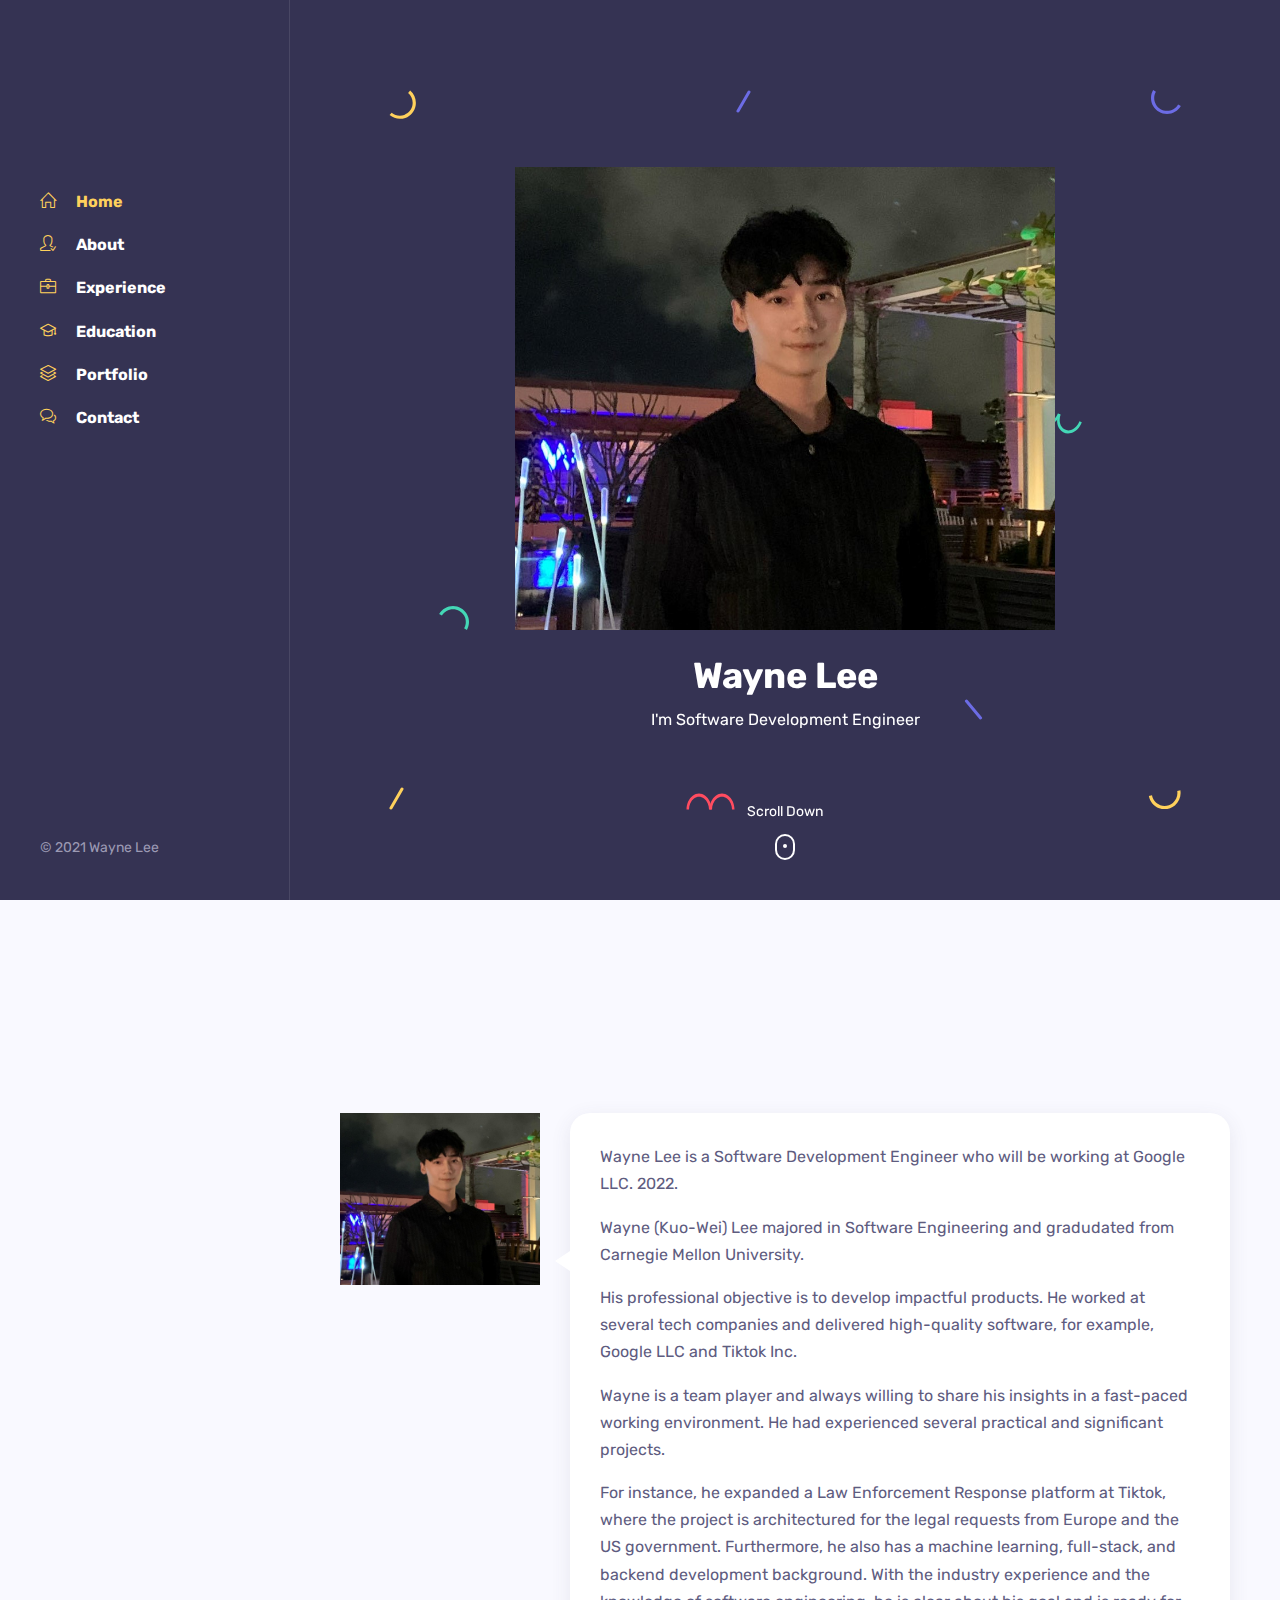
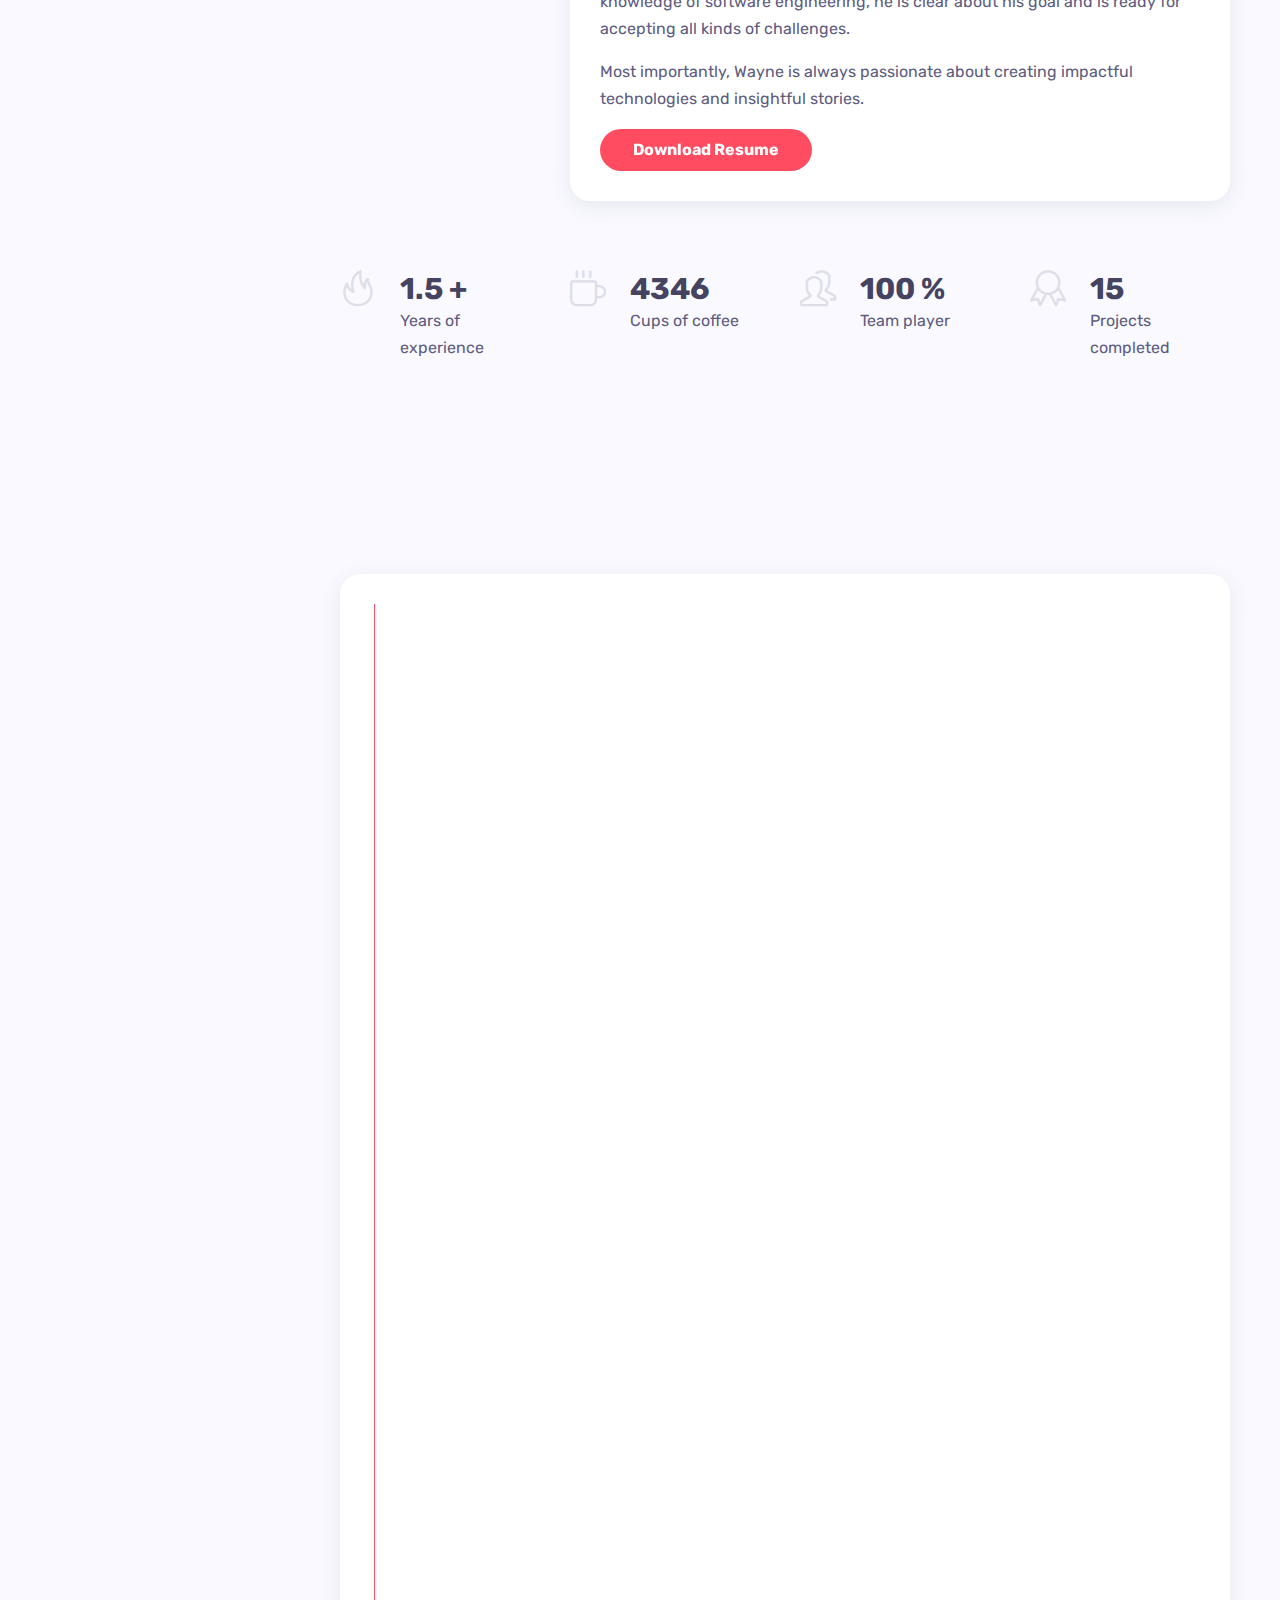
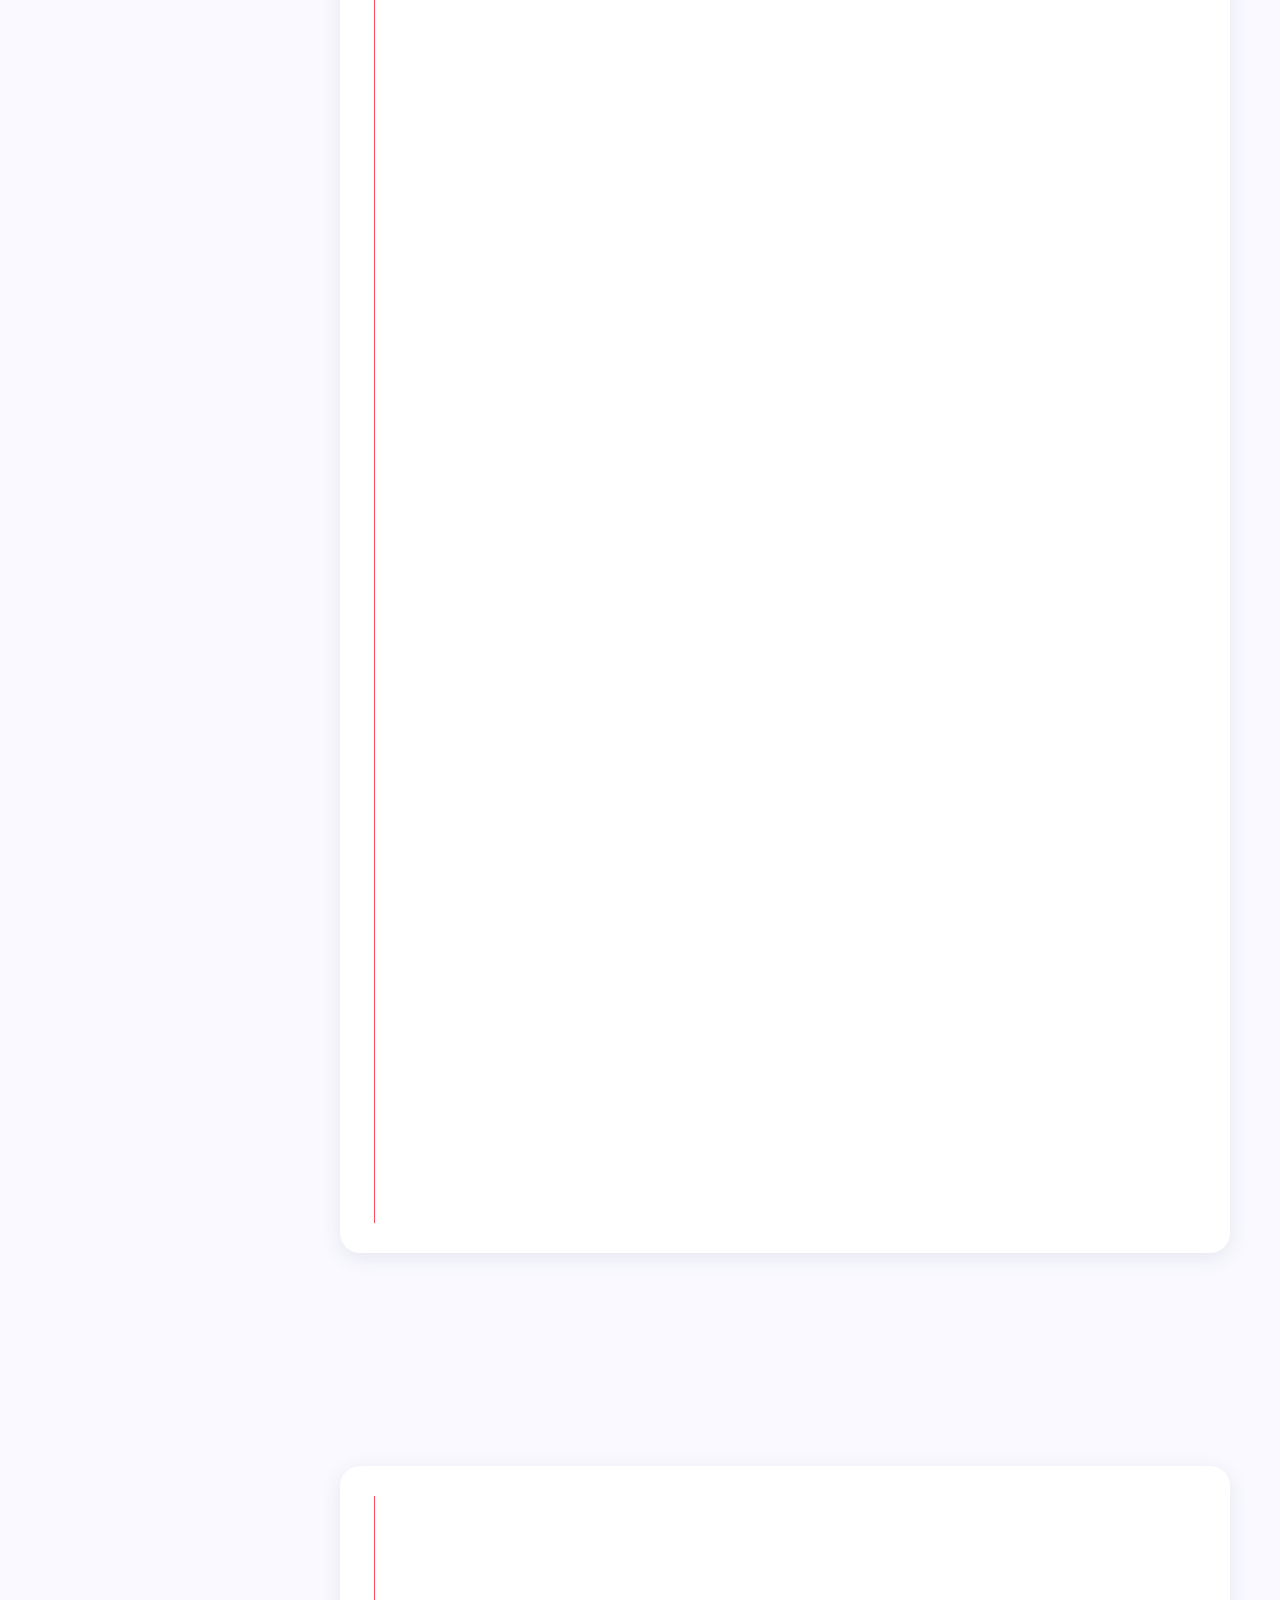
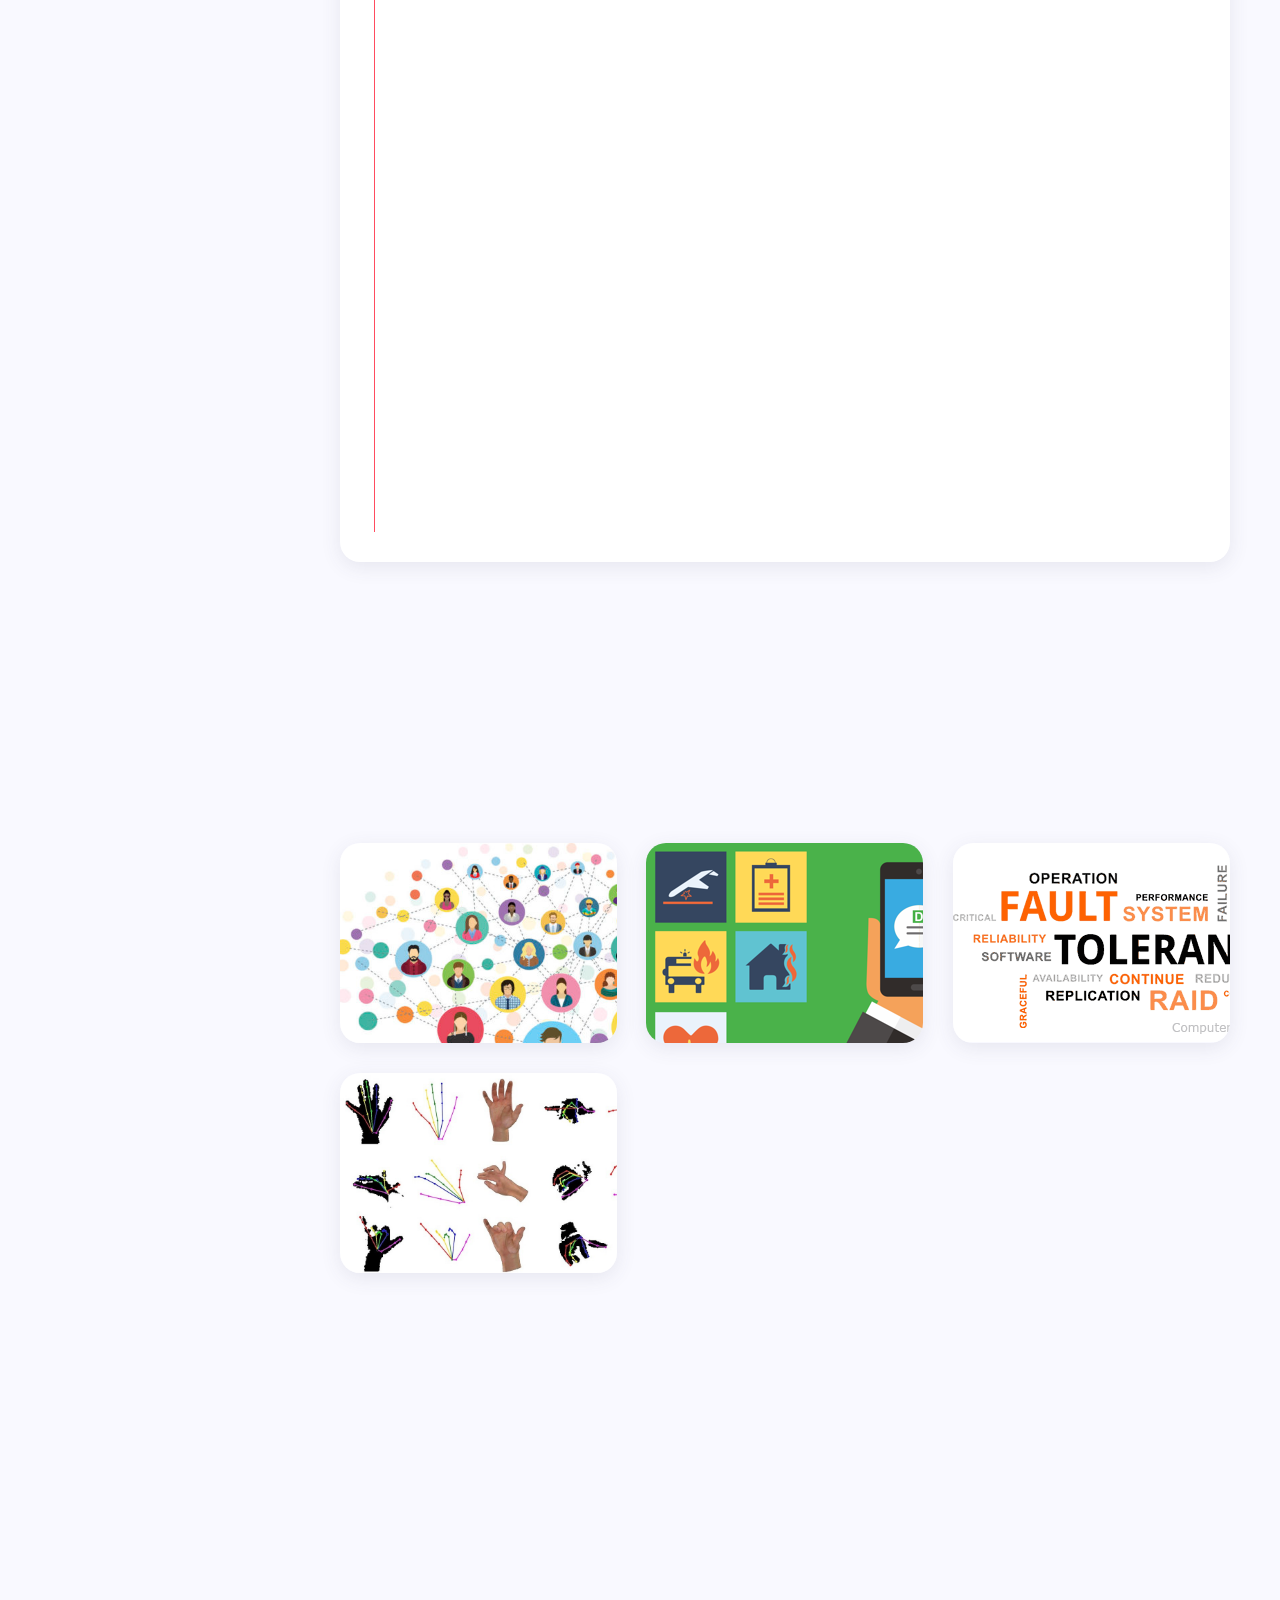
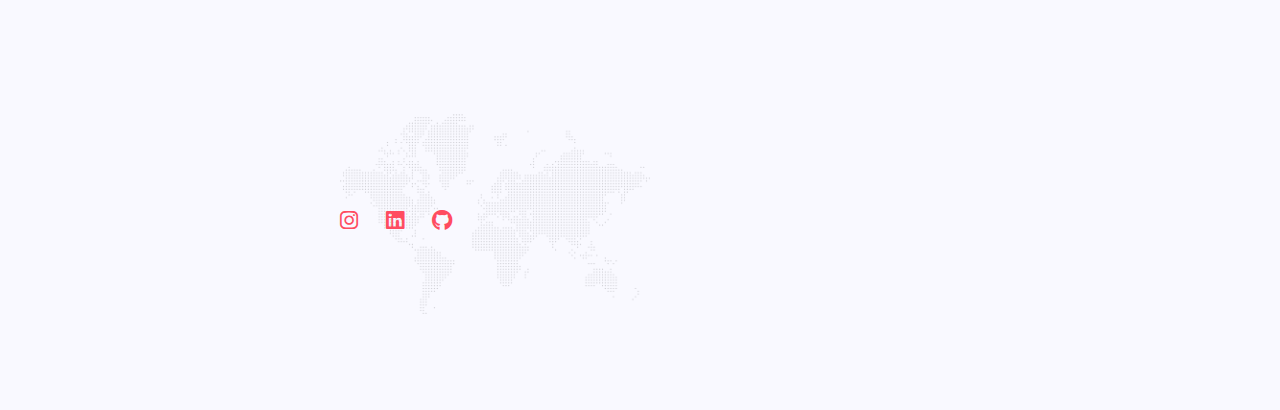
<file: index.html>
<!DOCTYPE html>
<html lang="en-US">
<head>
	<meta http-equiv="Content-Type" content="text/html; charset=UTF-8">
	<title>Kuo-Wei (Wayne) Lee</title>
	<meta name="description" content="Kuo-Wei (Wayne) Lee">
	<meta name="viewport" content="width=device-width, initial-scale=1, maximum-scale=1">
	<link rel="shortcut icon" type="image/x-icon" href="images/icone.ico">

	<!-- STYLESHEETS -->
	<link rel="stylesheet" href="css/bootstrap.min.css" type="text/css" media="all">
	<link rel="stylesheet" href="css/all.min.css" type="text/css" media="all">
	<link rel="stylesheet" href="css/simple-line-icons.css" type="text/css" media="all">
	<link rel="stylesheet" href="css/slick.css" type="text/css" media="all">
	<link rel="stylesheet" href="css/animate.css" type="text/css" media="all">
	<link rel="stylesheet" href="css/magnific-popup.css" type="text/css" media="all">
	<link rel="stylesheet" href="css/style.css" type="text/css" media="all">

	<!--[if lt IE 9]>
      <script src="https://oss.maxcdn.com/html5shiv/3.7.2/html5shiv.min.js"></script>
      <script src="https://oss.maxcdn.com/respond/1.4.2/respond.min.js"></script>
    <![endif]-->

	<!-- Global site tag (gtag.js) - Google Analytics -->
	<script async src="https://www.googletagmanager.com/gtag/js?id=UA-54895501-1"></script>
	<script src="js/customed.js"></script>
	<script>
		window.dataLayer = window.dataLayer || [];
		function gtag(){dataLayer.push(arguments);}
		gtag('js', new Date());

		gtag('config', 'UA-54895501-1');
	</script>
</head>

<body>

<!-- Preloader -->
<div id="preloader">
	<div class="outer">
		<!-- Google Chrome -->
		<div class="infinityChrome">
			<div></div>
			<div></div>
			<div></div>
		</div>

		<!-- Safari and others -->
		<div class="infinity">
			<div>
				<span></span>
			</div>
			<div>
				<span></span>
			</div>
			<div>
				<span></span>
			</div>
		</div>
		<!-- Stuff -->
		<svg xmlns="http://www.w3.org/2000/svg" version="1.1" class="goo-outer">
			<defs>
				<filter id="goo">
					<feGaussianBlur in="SourceGraphic" stdDeviation="6" result="blur" />
					<feColorMatrix in="blur" values="1 0 0 0 0  0 1 0 0 0  0 0 1 0 0  0 0 0 18 -7" result="goo" />
					<feBlend in="SourceGraphic" in2="goo" />
				</filter>
			</defs>
		</svg>
	</div>
</div>

<!-- mobile header -->
<header class="mobile-header-1">
	<div class="container">
		<!-- menu icon -->
		<div class="menu-icon d-inline-flex mr-4">
			<button>
				<span></span>
			</button>
		</div>
	</div>
</header>

<!-- desktop header -->
<header class="desktop-header-1 d-flex align-items-start flex-column">
	
	<!-- main menu -->
	<nav>
		<ul class="vertical-menu scrollspy">
			<li class="active"><a href="#home"><i class="icon-home"></i>Home</a></li>
			<li><a href="#about"><i class="icon-user-following"></i>About</a></li>
			<li><a href="#experience"><i class="icon-briefcase"></i>Experience</a></li>
			<li><a href="#education"><i class="icon-graduation"></i>Education</a></li>
			<li><a href="#portfolio"><i class="icon-layers"></i>Portfolio</a></li>
			<li><a href="#contact"><i class="icon-bubbles"></i>Contact</a></li>
		</ul>
	</nav>
	
	<!-- site footer -->
	<div class="footer">
		<!-- copyright text -->
		<span class="copyright">© 2021 Wayne Lee</span>
	</div>

</header>

<!-- main layout -->
<main class="content">
	
	<!-- section home -->
	<section id="home" class="home d-flex align-items-center">
		<div class="container">

			<!-- intro -->
			<div class="intro">
				<!-- avatar image -->
				<img src="images/profile.jpg" alt="Bolby" class="mb-4" />

				<!-- info -->
				<h1 class="mb-2 mt-0">Wayne Lee</h1>
				<span>I'm <span class="text-rotating">Software Development Engineer, Backend Developer, software engineering major, Music Lover</span></span>

				<!-- buttons 
				<div class="mt-4">
					<a href="#contact" class="btn btn-default">Contact me</a>
				</div>
				-->
			</div>
			
			<!-- scroll down mouse wheel -->
			<div class="scroll-down">
				<a href="#about" class="mouse-wrapper">
					<span>Scroll Down</span>
					<span class="mouse">
						<span class="wheel"></span>
					</span>
				</a>
			</div>

			<!-- parallax layers -->
			<div class="parallax" data-relative-input="true">

				<svg width="27" height="29" data-depth="0.3" class="layer p1" xmlns="http://www.w3.org/2000/svg"><path d="M21.15625.60099c4.37954 3.67487 6.46544 9.40612 5.47254 15.03526-.9929 5.62915-4.91339 10.30141-10.2846 12.25672-5.37122 1.9553-11.3776.89631-15.75715-2.77856l2.05692-2.45134c3.50315 2.93948 8.3087 3.78663 12.60572 2.22284 4.297-1.5638 7.43381-5.30209 8.22768-9.80537.79387-4.50328-.8749-9.08872-4.37803-12.02821L21.15625.60099z" fill="#FFD15C" fill-rule="evenodd"/></svg>

				<svg width="26" height="26" data-depth="0.2" class="layer p2" xmlns="http://www.w3.org/2000/svg"><path d="M13 3.3541L2.42705 24.5h21.1459L13 3.3541z" stroke="#FF4C60" stroke-width="3" fill="none" fill-rule="evenodd"/></svg>

				<svg width="30" height="25" data-depth="0.3" class="layer p3" xmlns="http://www.w3.org/2000/svg"><path d="M.1436 8.9282C3.00213 3.97706 8.2841.92763 14.00013.92796c5.71605.00032 10.9981 3.04992 13.85641 8 2.8583 4.95007 2.8584 11.0491-.00014 16.00024l-2.77128-1.6c2.28651-3.96036 2.28631-8.84002.00011-12.8002-2.2862-3.96017-6.5124-6.40017-11.08513-6.4-4.57271.00018-8.79872 2.43984-11.08524 6.4002l-2.77128-1.6z" fill="#44D7B6" fill-rule="evenodd"/></svg>

				<svg width="15" height="23" data-depth="0.6" class="layer p4" xmlns="http://www.w3.org/2000/svg"><rect transform="rotate(30 9.86603 10.13397)" x="7" width="3" height="25" rx="1.5" fill="#FFD15C" fill-rule="evenodd"/></svg>

				<svg width="15" height="23" data-depth="0.2" class="layer p5" xmlns="http://www.w3.org/2000/svg"><rect transform="rotate(30 9.86603 10.13397)" x="7" width="3" height="25" rx="1.5" fill="#6C6CE5" fill-rule="evenodd"/></svg>

				<svg width="49" height="17" data-depth="0.5" class="layer p6" xmlns="http://www.w3.org/2000/svg"><g fill="#FF4C60" fill-rule="evenodd"><path d="M.5 16.5c0-5.71709 2.3825-10.99895 6.25-13.8567 3.8675-2.85774 8.6325-2.85774 12.5 0C23.1175 5.50106 25.5 10.78292 25.5 16.5H23c0-4.57303-1.90625-8.79884-5-11.08535-3.09375-2.28652-6.90625-2.28652-10 0C4.90625 7.70116 3 11.92697 3 16.5H.5z"/><path d="M23.5 16.5c0-5.71709 2.3825-10.99895 6.25-13.8567 3.8675-2.85774 8.6325-2.85774 12.5 0C46.1175 5.50106 48.5 10.78292 48.5 16.5H46c0-4.57303-1.90625-8.79884-5-11.08535-3.09375-2.28652-6.90625-2.28652-10 0-3.09375 2.28651-5 6.51232-5 11.08535h-2.5z"/></g></svg>

				<svg width="26" height="26" data-depth="0.4" class="layer p7" xmlns="http://www.w3.org/2000/svg"><path d="M13 22.6459L2.42705 1.5h21.1459L13 22.6459z" stroke="#FFD15C" stroke-width="3" fill="none" fill-rule="evenodd"/></svg>

				<svg width="19" height="21" data-depth="0.3" class="layer p8" xmlns="http://www.w3.org/2000/svg"><rect transform="rotate(-40 6.25252 10.12626)" x="7" width="3" height="25" rx="1.5" fill="#6C6CE5" fill-rule="evenodd"/></svg>

				<svg width="30" height="25" data-depth="0.3" data-depth-y="-1.30" class="layer p9" xmlns="http://www.w3.org/2000/svg"><path d="M29.8564 16.0718c-2.85854 4.95114-8.1405 8.00057-13.85654 8.00024-5.71605-.00032-10.9981-3.04992-13.85641-8-2.8583-4.95007-2.8584-11.0491.00014-16.00024l2.77128 1.6c-2.28651 3.96036-2.28631 8.84002-.00011 12.8002 2.2862 3.96017 6.5124 6.40017 11.08513 6.4 4.57271-.00018 8.79872-2.43984 11.08524-6.4002l2.77128 1.6z" fill="#6C6CE5" fill-rule="evenodd"/></svg>

				<svg width="47" height="29" data-depth="0.2" class="layer p10" xmlns="http://www.w3.org/2000/svg"><g fill="#44D7B6" fill-rule="evenodd"><path d="M46.78878 17.19094c-1.95535 5.3723-6.00068 9.52077-10.61234 10.8834-4.61167 1.36265-9.0893-.26708-11.74616-4.27524-2.65686-4.00817-3.08917-9.78636-1.13381-15.15866l2.34923.85505c-1.56407 4.29724-1.2181 8.92018.90705 12.12693 2.12514 3.20674 5.70772 4.5107 9.39692 3.4202 3.68921-1.0905 6.92581-4.40949 8.48988-8.70673l2.34923.85505z"/><path d="M25.17585 9.32448c-1.95535 5.3723-6.00068 9.52077-10.61234 10.8834-4.61167 1.36264-9.0893-.26708-11.74616-4.27525C.16049 11.92447-.27182 6.14628 1.68354.77398l2.34923.85505c-1.56407 4.29724-1.2181 8.92018.90705 12.12692 2.12514 3.20675 5.70772 4.5107 9.39692 3.4202 3.68921-1.0905 6.92581-4.40948 8.48988-8.70672l2.34923.85505z"/></g></svg>

				<svg width="33" height="20" data-depth="0.5" class="layer p11" xmlns="http://www.w3.org/2000/svg"><path d="M32.36774.34317c.99276 5.63023-1.09332 11.3614-5.47227 15.03536-4.37895 3.67396-10.3855 4.73307-15.75693 2.77837C5.76711 16.2022 1.84665 11.53014.8539 5.8999l3.15139-.55567c.7941 4.50356 3.93083 8.24147 8.22772 9.8056 4.29688 1.56413 9.10275.71673 12.60554-2.2227C28.34133 9.98771 30.01045 5.4024 29.21635.89884l3.15139-.55567z" fill="#FFD15C" fill-rule="evenodd"/></svg>

			</div>
		</div>
		
	</section>

	<!-- section about -->
	<section id="about">

		<div class="container">
			
			<!-- section title -->
			<h2 class="section-title wow fadeInUp">About Me</h2>

			<div class="spacer" data-height="60"></div>
			
				<div class="row">

					<div class="col-md-3">
						<div class="text-center text-md-left">
							<!-- avatar image -->
							<img src="images/profile.jpg" alt="Avatar image" />
						</div>
						<div class="spacer d-md-none d-lg-none" data-height="30"></div>
					</div>

					<div class="col-md-9 triangle-left-md triangle-top-sm">
						<div class="rounded bg-white shadow-dark padding-30">
							<div class="row">
								<div class="col-md-12">
									<!-- about text -->
									<p>Wayne Lee is a Software Development Engineer who will be working at Google LLC. 2022.</p>
									<p>Wayne (Kuo-Wei) Lee majored in Software Engineering and gradudated from Carnegie Mellon University. </p>
									<p>His professional objective is to develop impactful products. 
										He worked at several tech companies and delivered high-quality software, for example, Google LLC and Tiktok Inc.
									</p>  
									<p>Wayne is a team player and always willing to share his insights in a fast-paced working environment. He had experienced several practical and significant projects. </p>
										<p>For instance, he expanded a Law Enforcement Response platform at Tiktok, where the project is architectured for the legal requests from Europe and the US government. Furthermore, he also has a machine learning, full-stack, and backend development background.  With the industry experience and the knowledge of software engineering, he is clear about his goal and is ready for accepting all kinds of challenges. 
										</p>
									<p>Most importantly, Wayne is always passionate about creating impactful technologies and insightful stories.
									</p>
									<div class="mt-3">
										<a href="https://drive.google.com/file/d/1TfxIXLwWXYzQpAgOSdlTasyqmcgNOGw0/view?usp=sharing" target="_blank" class="btn btn-default">Download Resume</a>
									</div>

									<div class="spacer d-md-none d-lg-none" data-height="30"></div>
								</div>
							</div>
						</div>
					</div>

				</div>
				<!-- row end -->

			<div class="spacer" data-height="70"></div>
			

			    <div class="row">
			    	<div class="col-md-3 col-sm-6">
			        <!-- fact item -->
			        <div class="fact-item">
			          <span class="icon icon-fire"></span>
			          <div class="details">
			            <h3 class="mb-0 mt-0 number"><em class="count" id="fact-1">1.5</em> +</h3><p class="mb-0">Years of experience</p>
			          </div>
			        </div><div class="spacer d-md-none d-lg-none" data-height="30"></div></div><div class="col-md-3 col-sm-6">
			        <!-- fact item -->
			        <div class="fact-item">
			          <span class="icon icon-cup"></span>
			          <div class="details">
			            <h3 class="mb-0 mt-0 number"><em class="count" id="fact-2"></em> </h3><script>computeCupOfCoffee(Date.parse("2014/09/01"), 1, 'fact-2')</script><p class="mb-0">Cups of coffee</p>
			          </div>
			        </div><div class="spacer d-md-none d-lg-none" data-height="30"></div></div><div class="col-md-3 col-sm-6">
			        <!-- fact item -->
			        <div class="fact-item">
			          <span class="icon icon-people"></span>
			          <div class="details">
			            <h3 class="mb-0 mt-0 number"><em class="count" id="fact-3">100</em> %</h3><p class="mb-0">Team player</p>
			          </div>
			        </div><div class="spacer d-md-none d-lg-none" data-height="30"></div></div><div class="col-md-3 col-sm-6">
			        <!-- fact item -->
			        <div class="fact-item">
			          <span class="icon icon-badge"></span>
			          <div class="details">
			            <h3 class="mb-0 mt-0 number"><em class="count" id="fact-4">15</em> </h3><p class="mb-0">Projects completed</p>
			          </div>
			        </div></div>
			    </div>

				<!-- row end -->
		</div> 
		<!-- container end -->
	</section>
	

	<!-- section experience -->
	<section id="experience">

		  <div class="container">

		    <!-- section title -->
		    <h2 class="section-title wow fadeInUp">Experience</h2>

		    <div class="spacer" data-height="60"></div>

		    <div class="row">

			    <div class="col-md-12">

			        <!-- responsive spacer -->
			        <div class="spacer d-md-none d-lg-none" data-height="30"></div>

			        <!-- timeline wrapper -->
			        <div class="timeline exp bg-white rounded shadow-dark padding-30 overflow-hidden">


						<!-- timeline item -->
						<div class="timeline-container wow fadeInUp" data-wow-delay="0.05s">
							<div class="content">
							  <span class="time">Feb 2022 – Present</span>
							  <div class="row">
								  <div class="col-md-4">
										<h3 class="title">Google LLC.<br/>
										  <small class="text-muted company">Full-time</small>
									  </h3>
									  <em>
											<a href="https://www.tiktok.com/" target="_blank" class="link">https://www.google.com/</a>
										 </em>
										 <p>Mountain View, CA, United States</p>
								  </div>
  
								  <div class="col-md-8">
									  <h3>Software Engineer (Google Cloud Platform)</h3>
										  <ul>
											<li>Google Cloud Platform</li>
								
									  </ul>
								  </div>
  
							  </div>
							</div>
						  </div>						


						<!-- timeline item -->
						<div class="timeline-container wow fadeInUp" data-wow-delay="0.05s">
						  <div class="content">
						    <span class="time">May 2021 – August 2021</span>
						    <div class="row">
							    <div class="col-md-4">
							      	<h3 class="title">Tiktok Inc.<br/>
								        <small class="text-muted company">Internship</small>
							        </h3>
						        	<em>
						          		<a href="https://www.tiktok.com/" target="_blank" class="link">https://www.tiktok.com/</a>
						       		</em>
						       		<p>Mountain View, CA, United States</p>
							    </div>

						        <div class="col-md-8">
						      	  <h3>Software Engineer Intern (Tiktok Backend)</h3>
						      	  	<ul>
						      	        <li>Expanded Tiktok LERT (Law Enforcement Response Team) Platform to gather personal data (millions of Tiktok Videos, DM texts, Profiles, etc.)
											for handling legal requests or emergency disclosure requests. (Backend - Trust and Privacy Team)</li>
										<li>Launched more than 3 critical microservices for Tiktok LERT Platform from scratch using Golang and processed numerous requests</li>
										<li>Designed several technical solutions with broadly defined problems and involved part of the system architecture design</li>
										<li>Implemented in RPC, API development, distributed storage, FaaS, event bus, cloud engine, and EC2</li>
										<li>Restructured and dispatched large-scale user requests reliably by applying multiple message queues and MySQL binlog</li>
			                            <li>Collaborated with cross-disciplinary teams to bring more innovative ideas and deliver high-quality software</li>
			                        </ul>
						        </div>

							</div>
						  </div>
						</div>

						<!-- timeline item -->
						<div class="timeline-container wow fadeInUp" data-wow-delay="0.3s">
						  <div class="content">
						    <span class="time">September 2018 – December 2019</span>
						    <div class="row">
							    <div class="col-md-4">
							      	<h3 class="title">Umbo Computer Vision<br/>
								        <small class="text-muted company">Intership</small>
							        </h3>
						        	<em>
						          		<a href="https://umbocv.ai/" target="_blank" class="link">https://umbocv.ai/</a>
						       		</em>
						       		<p>Taipei, Taiwan</p>
							    </div>

						        <div class="col-md-8">
						      	  <h3>Software Engineer Intern (Computer Vision)</h3>
			                        <ul>
										<li> Conducted research on <strong>object detection</strong> and <strong></strong>person re-identification</strong> methodologies on real-time streaming and user-defined cameras network.
										</li>
										<li>
											Enhanced person re-identification (ReID) system pipeline for University Security Project (installed on the university campus) and measured
2048-dimension features of an entire person using more than 4 cameras simultaneously
										</li>
										<li>
											Evaluated 8+ approximation methods for ReID features and boosted the speed by 28% when over 10 people in a frame
										</li>
										<li>
											Introduced a ReID prototype consisting of offline data collection, on-the-fly search, and relational database
										</li>
									</ul>    
									<p></div>

							</div>
						  </div>
						</div>

						<!-- timeline item -->
						<div class="timeline-container wow fadeInUp" data-wow-delay="0.45s">
						  <div class="content">
						    <span class="time">July 2018 – December 2019</span>
						    <div class="row">
							    <div class="col-md-4">
							      	<h3 class="title">Digital Drift<br/>
								        <small class="text-muted company">Part-time</small>
							        </h3>
						        	<em>
						          		<a href="https://apps.apple.com/us/app/bite-an-app-for-foodies/id964725870" target="_blank" class="link">iOS - Bite! </a>
						       		</em>
						       		<p>Taiepi, Taiwan</p>
							    </div>

						        <div class="col-md-8">
						      	  <h3>Software Engineer (Machine Learning)</h3>
			                        <ul>
			                            <li>iOS app <strong>Bite! - An app for foodies</strong>, focusing on backend API design.</li>
			                            <li>iOS app <strong>CardCool</strong>, charted a smart trading system with data visualization, which predicts the NBA cards price trending on eBay based on <strong>1M+</strong> NBA players card.</li>
			                        	<li>Upgraded the backend recommendation API by lifting 15% accuracy, where the API recommends the most promising cards</li>
									</ul>
						        </div>

							</div>
						  </div>
						</div>

						<!-- timeline item -->
						<div class="timeline-container wow fadeInUp" data-wow-delay="0.6s">
						  <div class="content">
						    <span class="time">June 2018 – December 2018</span>
						    <div class="row">
							    <div class="col-md-4">
							      	<h3 class="title">Automotive Research & Testing Center<br/>
								        <small class="text-muted company">Research Collaboration</small>
							        </h3>
						        	<em>
						          		<a href="https://www.artc.org.tw/" target="_blank" class="link">https://www.artc.org.tw/</a>
						       		</em>
						       		<p>ChangHua, Taiwan</p>
							    </div>

						        <div class="col-md-8">
						      	  <h3>Student Researcher (Self-driving)</h3>
			                      	<p>Developed self-locating system for automobile via 3D point cloud (voxel-based map localization) and RTAB-Map (Real-Time Appearance-Based Mapping) which runs on ROS in a RGB-D camera setting</p>
						        </div>

							</div>
						  </div>
						</div>

						<!-- timeline item -->
						<div class="timeline-container wow fadeInUp" data-wow-delay="0.75s">
							<div class="content">
								<span class="time">September 2017 – September 2018</span>
								<div class="row">
									<div class="col-md-4">
										<h3 class="title">Industrial Technology Research Institute<br/>
											<small class="text-muted company">Research Collaboration</small>
										</h3>
										<em>
											<a href="https://www.itri.org.tw/english/index.aspx" target="_blank" class="link">ITRI</a>
											</em>
											<p>Hsinchu, Taiwan</p>
									</div>
	
									<div class="col-md-8">
										<h3>Student Researcher (SLAM)</h3>
										<p>Implemented 3D map reconstruction by deep simultaneous localization, fetched data by drone.</p>
										<p>Optimized semantic segmentation in 2D and 3D sky for SLAM enhancement</p>
									</div>
	
								</div>
							</div>
							</div>

						<!-- timeline item -->
						<div class="timeline-container wow fadeInUp" data-wow-delay="0.90s">
						  <div class="content">
						    <span class="time">September 2017 – June 2018</span>
						    <div class="row">
							    <div class="col-md-4">
							      	<h3 class="title">National Tsing Hua University<br/>
								        <small class="text-muted company">I2P(1)-2017, I2P(1)-2018</small>
							        </h3>
						        	<em>
						          		<a href="https://htchen.github.io/" target="_blank" class="link">https://htchen.github.io/</a>
						       		</em>
						       		<p>HsinChu, Taiwan</p>
							    </div>

						        <div class="col-md-8">
						      	  <h3>Teaching Assitant (Programming)</h3>
			                      	<ul>
			                            <li>Assisted <strong>Prof. Hwann-Tzong Chen</strong> in teaching and relevant tasks</li>
			                            <li>Designed exams and built course project frameworks regarding basic C/C++ programming, data structures and algorithms</li>
			                            <li>Answered questions during class time, office hour or on on-line course forum
			                        </ul>
						        </div>

							</div>
						  </div>
						</div>


						<!-- main line -->
			          	<span class="line"></span>

			        </div>
			        <!-- end timeline wrapper -->

			    </div>
			     <!-- end col-md-12-->

		    </div>

		  </div>

	</section>


	<!-- section education -->
	<section id="education">

		<div class="container">

	    <!-- section title -->
	    <h2 class="section-title wow fadeInUp">Education</h2>

	    	<div class="spacer" data-height="60"></div>

	    <div class="row">

	      <div class="col-md-12">

		        <!-- timeline wrapper -->
		        <div class="timeline edu bg-white rounded shadow-dark padding-30 overflow-hidden">

		        	<!-- data-wow-delay: increase 0.2s / per new item-->


					<!-- timeline item -->
					<div class="timeline-container wow fadeInUp" data-wow-delay="0.0s">
					  <div class="content">
					    <span class="time">2020 - 2021</span>
					    <div class="row">
						      <div class="col-md-4"><h3 class="title">Carnegie Mellon University</h3><em>
						          <a href="https://www.cmu.edu/" target="_blank" class="link">https://www.cmu.edu/</a>
						        </em><p>Mountain View, CA, United States</p>
						      </div>

						      <div class="col-md-8"><h3>Master of Science in Software Engineering</h3>
						      	<p>Overall GPA: 3.6/4.0</p>
								<p>Proficient in: Software Engineering, Distributed System &amp; Data Science</p>

						      </div>
					    </div>
					  </div>
					</div>

					<!-- timeline item -->
					<div class="timeline-container wow fadeInUp" data-wow-delay="0.15s">
					  <div class="content">
					    <span class="time">2018 - 2020</span>
					    <div class="row">
						      <div class="col-md-4"><h3 class="title">National Tsing Hua University</h3><em>
						          <a href="https://www.nthu.edu.tw/" target="_blank" class="link">https://www.nthu.edu.tw/</a>
						        </em><p>Hsinchu, Taiwan</p>
						      </div>

						      <div class="col-md-8"><h3>Master of Science in Computer Science</h3>
						      	<p>Overall GPA: 4.21/4.30</p>
						      	<p>Member of <a href="https://htchen.github.io/" target="_blank" class="link">Vision and Learning Lab</a>, supervised by Professor <strong>Hwann-Tzong Chen</strong></p>
								<p>Research Interests: Computer Vision, Machine Learning &amp; Deep Learning</p>

						      </div>
					    </div>
					  </div>
					</div>

					<!-- timeline item -->
					<div class="timeline-container wow fadeInUp" data-wow-delay="0.3s">
					  <div class="content">
					    <span class="time">2014 - 2018</span>
					    <div class="row">
						      <div class="col-md-4"><h3 class="title">National Tsing Hua University</h3><em>
						          <a href="https://www.nthu.edu.tw/" target="_blank" class="link">https://www.nthu.edu.tw/</a>
						        </em><p>Hsinchu, Taiwan</p>
						      </div>

						      <div class="col-md-8"><h3>Bachelor of Science in Computer Science </h3>
						      	<p>Overall GPA: 3.63/4.30</p>
								<p>Highlight courses: Algorithms, Data Structure, Computer Architecture, Operating System &amp; Probability, etc.</p>

						      </div>
					    </div>
					  </div>
					</div>

				
					<!-- main line -->
			        <span class="line"></span>

		        </div>
		        <!-- end timeline wrapper -->

	      </div>
	      <!-- end col -->
	    </div>
	    <!-- end row -->

	  </div>
	  <!-- end container -->

	</section>

	
	<!-- section portfolio -->
	<section id="portfolio">

		<div class="container">
			
			<!-- section title -->
			<h2 class="section-title wow fadeInUp">Recent works</h2>

			<div class="spacer" data-height="60"></div>

			<!-- portfolio filter (desktop) -->
			<ul class="portfolio-filter list-inline wow fadeInUp">
				<li class="current list-inline-item" data-filter="*">All</li>
				<li class="list-inline-item" data-filter=".apps">Projects</li>
				<li class="list-inline-item" data-filter=".websites">Paper</li>
			</ul>
			
			<!-- portfolio filter (mobile) -->
			<div class="pf-filter-wrapper">
				<select class="portfolio-filter-mobile">
					<option value="*">All</option>
					<option value=".apps">Projects</option>
					<option value=".websites">Paper</option>
				</select>
			</div>
			
			<!-- portolio wrapper -->
			<div class="row portfolio-wrapper">

				<!-- portfolio item  -->
				<div class="col-md-4 col-sm-6 grid-item apps design">
					<a href="#small-dialog-esn" class="work-content">
						<div class="portfolio-item rounded shadow-dark">
							<div class="details">
								<span class="term">App</span>
								<h4 class="title">Emergency Social Network</h4>
							</div>
							<div class="thumb">
								<img src="images/projects/esn.jpg" alt="Portfolio-title" />
								<div class="mask"></div>
							</div>
						</div>
					</a>
					<div id="small-dialog-esn" class="white-popup zoom-anim-dialog mfp-hide">
						<h2>Emergency Social Network</h2>
						<img src="images/projects/esn2.jpg" alt="Title" />
						<h3>Introduction</h3>
						<p>Emergency Social Network (ESN) is a web-based application on mobile devices. The system is designed for expediting the rescue process for wildfire incidents at California.</p>
						<p>The ESN provides many useful features for the californian. For instance, a customized map where all the users or firefighters can have the spatial information regarding wildfire;
						   A blog and an instagram-style image feeding board where users can post their images or findings.
						</p>
						<p>For other intersting and useful functionalities, feel free to check our demonstration or reach out to us.</p>
						<p>We're a team of 5 people, and build the entire system from scratch.</p>
						<h3>Demonstration video</h3>
						<div class="embed-responsive embed-responsive-16by9">
							<iframe src="https://www.youtube.com/embed/SwCYDtTPg6U" frameborder="0" allow="accelerometer; autoplay; encrypted-media; gyroscope; picture-in-picture" allowfullscreen></iframe>
						</div>
						
						<h3>My missions</h3>
						<p> I worked as a full stack development engineer in the team. My mission includes but not limit to back-end API design, writing integration tests, Database design, writing unit tests, and implementing front-end using vanillaJS.</p>
						<p> Besides, I have built a useful functionalities in the customed map and design most of the UI of our system.</p>
						<p> Last, we applied the Agile approach, which helps the team delivery faster.</p> 	
					</div>
				</div>

				<!-- portfolio item  -->
				<div class="col-md-4 col-sm-6 grid-item apps design">
					<a href="#small-dialog-cashquizz" class="work-content">
						<div class="portfolio-item rounded shadow-dark">
							<div class="details">
								<span class="term">App</span>
								<h4 class="title">Incident Response System</h4>
							</div>
							<div class="thumb">
								<img src="images/projects/cashquizz.png" alt="Portfolio-title" />
								<div class="mask"></div>
							</div>
						</div>
					</a>
					<div id="small-dialog-cashquizz" class="white-popup zoom-anim-dialog mfp-hide">
						<h2>Incident Response System</h2>
						<img src="images/projects/cashquizz.png" alt="Title" />
						<h3>Introduction</h3>
						<p>Incident Response System is a web-based application on mobile devices. The system is designed for 5 types of user, citizen, 911 dispatcher, police officer, firefighters and hospital nurse. </p>
						<p>This is a fully functional and deployed website, where the functionalities are all implemented from scratch using <b>REACT</b>, <b>Typescipt</b> and <b>MongoDB</b> </p>
						<a href="https://sem-ir-2021.herokuapp.com/" target="_blank"><img src="images/projects/software_development.jpg" alt="Get it on Google Play"></a>
						<h3>My missions</h3>
						<p> I worked as a full stack development engineer in the team. My mission includes but not limit to back-end API design, writing integration tests, Database design, writing unit tests, and implementing front-end REACT component with storybook.</p>
						<p> Besides, I have experienced with Google Map API with complicated and customized functionalities.</p>
						<p> Last, we applied the LeSS approach (Large Scale Scrum), which helps the team reducing the integration time.</p> 	
					</div>
				</div>


				<!-- portfolio item -->
				<div class="col-md-4 col-sm-6 grid-item apps design">
					<a href="#small-dialog-distributed" class="work-content">
						<div class="portfolio-item rounded shadow-dark">
							<div class="details">
								<span class="term">App</span>
								<h4 class="title">Distributed System</h4>
							</div>
							<div class="thumb">
								<div class="mask"></div>
								<img src="images/projects/FT.png" alt="Portfolio-title" />
							</div>
						</div>
					</a>
					<div id="small-dialog-distributed" class="white-popup zoom-anim-dialog mfp-hide">
						<h2>Fault-Tolerance Distributed System</h2>
						<img src="images/projects/FT.png" alt="Image of Fault-Tolerance" />
						<h3>Introduction</h3>
						<p>The project involved learning about replication, consistency, commercial fault-tolerant architectures, network partitioning, the CAP theorem, and reliability in both enterprise and embedded systems, with case studies surrounding Amazon EC2, Netflix, Therac-25, Three Mile Island, and more.</p>
						<p>The technical skills includes the design and implementation of an industry-grade fault-tolerant distributed asynchronous system, with heartbeats, distributed consensus, total ordering, checkpointing, and logging to provide strong consistency for a distributed replicated application.</p>
						<p>Also my implementation supports different replication styles (active, or hot-swap replication, as well as  passive, or primary-backup replication), along with mechanisms to ensure no downtime even as crash faults are injected. </p>
						
						<h3>Demonstration video</h3>
						<div class="embed-responsive embed-responsive-16by9">
							<iframe src="https://www.youtube.com/embed/Z-SSdyrymhk" frameborder="0" allow="accelerometer; autoplay; encrypted-media; gyroscope; picture-in-picture" allowfullscreen></iframe>
						</div>
						<h3>My Contribution</h3>
						<p>The Fault-Tolerance System scope includes but not limit to </p>
						<ul>
								<li>Crash faults and message-loss faults </li> 
								<li>Fault detection via heartbeats </li> 
								<li>Active replication with replica consistency </li> 
								<li>Passive replication with replica consistency </li> 
								<li>Checkpointing, logging, duplicate detection </li> 
								<li>Maintenance of group membership </li> 
								<li>Fault injection to observe the system operate under faults </li>  
								<li>Re-introduction of failed replicas to observe how recovery works </li> 
						</ul>
					</div>
				</div> 


				<!-- portfolio item 
				<div class="col-md-4 col-sm-6 grid-item apps design">
					<a href="#small-dialog-cashquizz" class="work-content">
						<div class="portfolio-item rounded shadow-dark">
							<div class="details">
								<span class="term">App</span>
								<h4 class="title">Emergency System Network</h4>
							</div>
							<div class="thumb">
								<img src="images/projects/cashquizz.png" alt="Portfolio-title" />
								<div class="mask"></div>
							</div>
						</div>
					</a>
					<div id="small-dialog-cashquizz" class="white-popup zoom-anim-dialog mfp-hide">
						<h2>Emergency System Network</h2>
						<img src="images/projects/cashquizz.png" alt="Title" />
						<h3>Introduction</h3>
						<p>Cashquizz is a trivia game app. You can play daily tournaments to earn coins, gems or real prizes. You can also challenge your friends on a specific topic. When you have enough coins, you can redeem them to earn rewards.</p>
						<p>The app already has more than 1 million downloads.</p>
						<a href="https://play.google.com/store/apps/details?id=com.talk4date.whispar.android" target="_blank"><img src="images/projects/getit_googleplay.png" alt="Get it on Google Play"></a>
						<h3>My missions</h3>
						<p>I worked as an Android Lead Developer in a team of 4 people composed of two CEO, a back-end developer, an iOs developer.  My mission was to handle the implementation of the Android app from the mockups until the final testing and the release.</p>
						<p>I was working closely with the leadership team to define development plans and to estimate tasks. The tasks consisted of developing new features but also refactor, improve the code and fix bugs.</p>
						<p>When implementing new features I was totally free of choosing the architecture, libraries and design patterns to use. That's why I started applying the MVVM structure, using RxJava and write clean code.</p>
						<p>Being Lead Android Developer in that project taught me a lot. I had to respect deadlines, being able to fix any issues on my own and handle the project complexity in a short amount of time.</p>
					</div>
				</div> -->

				<!-- portfolio item 
				<div class="col-md-4 col-sm-6 grid-item apps design">
					<a href="#small-dialog-whispar" class="work-content">
						<div class="portfolio-item rounded shadow-dark">
							<div class="details">
								<span class="term">App</span>
								<h4 class="title">Whispar</h4>
							</div>
							<div class="thumb">
								<img src="images/projects/whispar_list.jpg" alt="Portfolio-title" />
								<div class="mask"></div>
							</div>
						</div>
					</a>
					<div id="small-dialog-whispar" class="white-popup zoom-anim-dialog mfp-hide">
						<h2>Whispar - Application Android</h2>
						<img src="images/projects/whispar.jpg" alt="Title" />
						<h3>Introduction</h3>
						<p>Whispar is a dating application that is all about talking and listening. As a user, you have to enter basic information, record an audio profile and upload pictures. In this audio profile, you have to talk and give more information about you. Once you have done it, the others will be able to see you as a suggestion and accept or decline you.</p>
						<p>When you have been accepted, you can either accept back, decline or ask a set of predefined question . When two people match they can call each other anonymously, send voice messages, stickers and predefined sounds.</p>
						<p>All of the profiles are reviewed by a support team to assure to have high quality profiles.</p>
						<a href="https://play.google.com/store/apps/details?id=com.talk4date.whispar.android" target="_blank"><img src="images/projects/getit_googleplay.png" alt="Get it on Google Play"></a>
						<h3>Promotional video</h3>
						<div class="embed-responsive embed-responsive-16by9">
							<iframe src="//www.youtube.com/embed/pTC5UxqfHdY" frameborder="0" allowfullscreen="" id="fitvid383263"></iframe>
						</div>

					</div>
				</div> -->
				
				<!-- portfolio item 
				<div class="col-md-4 col-sm-6 grid-item apps design">
					<a href="#small-dialog-esn-mobilit" class="work-content">
						<div class="portfolio-item rounded shadow-dark">
							<div class="details">
								<span class="term">App</span>
								<h4 class="title">ESN MobilIT</h4>
							</div>
							<div class="thumb">
								<img src="images/projects/esn_mobilit_list.png" alt="Portfolio-title" />
								<div class="mask"></div>
							</div>
						</div>
					</a>
					<div id="small-dialog-esn-mobilit" class="white-popup zoom-anim-dialog mfp-hide">
						<h2>ESN MobilIT</h2>
						<img src="images/projects/esn_mobilit.png" alt="Title" />
						<h3>Introduction</h3>
						<p>ESN MobilIT is an app made especially for international people who want to follow what happens in their closest ESN Section. With this app you'll miss no more events/news/partners from your favorite section. Download it, test it and enjoy it.</p>

						<h3>Functionalities</h3>
						<h4>Feeds</h4>
						<ul>
							<li>See the news/events/partners of the section</li>
							<li>Receive push notifications when a new feed is added on ESN website</li>
							<li>See details about my section (phone number, address, ...)</li>
						</ul>
						<h4>Guide</h4>
						<ul>
							<li>See the guide of my section</li>
							<li>Settings</li>
						</ul>

						<h4>Settings</h4>
						<ul>
							<li>Select my section</li>
							<li>Reset my section</li>
						</ul>

						<h3>Promotional video</h3>
						<p>This is the promotional video we produced during our master's degree.</p>
						<div class="embed-responsive embed-responsive-16by9">
							<iframe src="//www.youtube.com/embed/CJgTOgoPFQI" frameborder="0" allowfullscreen="" id="fitvid884804"></iframe>
						</div>

					</div>
				</div> -->
				
				<!-- portfolio item 
				<div class="col-md-4 col-sm-6 grid-item apps design">
					<a href="#small-dialog-esn-np" class="work-content">
						<div class="portfolio-item rounded shadow-dark">
							<div class="details">
								<span class="term">App</span>
								<h4 class="title">ESN National Platform</h4>
							</div>
							<div class="thumb">
								<img src="images/projects/esn_np_list.png" alt="Portfolio-title" />
								<div class="mask"></div>
							</div>
						</div>
					</a>
					<div id="small-dialog-esn-np" class="white-popup zoom-anim-dialog mfp-hide">
						<h2>ESN National Platform</h2>
						<img src="images/projects/esn_np.png" alt="Title" />
						<h3>Introduction</h3>
						<p>Erasmus Student Network (ESN) is a Europe-wide student organization. Its goal is to support and develop student exchange on a local, national and international level.</p>
						<p>They organize some local and international events where their member meets, goes to workshop and elects the board. This application shows the schedule, the members, some tips and tricks about the city and a map with the different main events of the current National platform.</p>
					</div>
				</div> -->

				<div class="col-md-4 col-sm-6 grid-item websites design">
					<a href="#small-dialog-silhouette" class="work-content">
						<div class="portfolio-item rounded shadow-dark">
							<div class="details">
								<span class="term">Paper</span>
								<h4 class="title">Silhouette-Net</h4>
							</div>
							<div class="thumb">
								<img src="images/projects/compare.jpg" alt="Portfolio-title" />
								<div class="mask"></div>
							</div>
						</div>
					</a>
					<div id="small-dialog-silhouette" class="white-popup zoom-anim-dialog mfp-hide">
						<h2>Silhouette-Net</h2>
						<img src="images/projects/silhouette_model.png" alt="Title" />
						<h3>Introduction</h3>
						<p>3D hand pose estimation has received a lot of attention for its wide range of applications and has made great progress owing to the development of deep learning. </p>
						<p> Existing approaches mainly consider different input modalities and settings, such as monocular RGB, multi-view RGB, depth, or point cloud, to provide sufficient cues for resolving variations caused by self occlusion and viewpoint change. </p>
						<p> In contrast, this work aims to address the less-explored idea of using minimal information to estimate 3D hand poses. </p>
						<p> We present a new architecture that automatically learns a guidance from implicit depth perception and solves the ambiguity of hand pose through end-to-end training.</p> 
						<p> The experimental results show that 3D hand poses can be accurately estimated from solely <strong>hand silhouettes</strong> without using depth maps. </p>

						<h3>Paper link</h3>
						<div>
							<a href="https://arxiv.org/abs/1912.12436" target="_blank">https://arxiv.org/abs/1912.12436</a>
						</div>
						
						<a href="https://arxiv.org/abs/1912.12436" target="_blank"><img src="images/projects/hand.jfif" alt="Check it on Arxiv."></a>

						<h4>M.S. in Computer Science @ NTHU</h4>
						<p>The paper is written in 2019 and is defended as my master thesis.</p>
						<p>The full name is <strong>Silhouette-Net: 3D Hand Pose Estimation from Silhouettes</strong>.</p>
						<p>My supervisor includes Professor <a href="https://scholar.google.com/citations?user=mwFy9kkAAAAJ&hl=zh-TW">Hwann-Tzong Chen</a>@National Tsing Hua University, Taiwan and Professor <a href="https://tohoku.pure.elsevier.com/en/persons/koichi-ito">Koichi Ito</a> @Tohoku University, Japan.</p>
					</div>
				</div>

			</div>
		</div> 
		<!-- End container-->

	</section>
	
	<!-- section testimonials -->
	<section id="testimonials">

		<div class="container">
			
			<!-- section title -->
			<h2 class="section-title wow fadeInUp">Recommendations</h2>

			<div class="spacer" data-height="60"></div>
			
			<!-- testimonials wrapper -->
			<div class="testimonials-wrapper">
				
				<!-- testimonial item 
				<div class="testimonial-item text-center mx-auto">
					<div class="thumb mb-3 mx-auto">
						<img src="images/florian.jpeg" alt="customer-name" />
					</div>
					<h4 class="mt-3 mb-0">Harry</h4>
					<span class="subtitle">CTO at Digital Drift</span>
					<div class="bg-white padding-30 shadow-dark rounded triangle-top position-relative mt-4">
						<p class="mb-0">
							Wayne is a pleasure to work with. He is a highly-skilled, smart and passionate developer. His self-driven attitude and eagerness to constantly learn and improve along the way make it a joy to work with him! He carried out all of his tasks to our greatest satisfaction. Personally, Wayne is a very open-minded, relaxed and fun to be with person. If you have the chance to, you should definitely get him on your team or just connect with him personally!
						</p>
					</div>
				</div> -->
				
				<!-- testimonial item 
				<div class="testimonial-item text-center mx-auto">
					<div class="thumb mb-3 mx-auto">
						<img src="images/tamas.jpeg" alt="customer-name" />
					</div>
					<h4 class="mt-3 mb-0">Fang Wang</h4>
					<span class="subtitle">Umbo Computer Vision</span>
					<div class="bg-white padding-30 shadow-dark rounded triangle-top position-relative mt-4">
						<p class="mb-0">Wayne is an excellent choice both professionally and personally. We used to work together for seven months on the dating app, Whispar. He took over the existing code base in no time and has been the perfect team member to put the project to the next level. He is proactive and result oriented, he is always ready to put all his energy and time to get the job done. He is a great asset to any company and certainly can get my full recommendation.</p>
					</div>
				</div> -->

			</div>

		</div>

	</section>
	
	<!-- section contact -->
	<section id="contact">

		<div class="container">
			
			<!-- section title -->
			<h2 class="section-title wow fadeInUp">Get In Touch</h2>

			<div class="spacer" data-height="60"></div>
			
			<div class="row">
				
				<div class="col-md-12">
					<!-- contact info -->
					<div class="contact-info">
						<h3 class="wow fadeInUp">I'm open to any opportunities!</h3>
						<p class="wow fadeInUp">Send me an <a href="mailto:waynelee08311@gmail.com">email</a>. 👋</p>

						<!-- social icons -->
						<ul class="social-icons light list-inline mb-0 mt-4">
							<li class="list-inline-item"><a href="https://www.instagram.com/waynelee0831/" target="_blank"><i class="fab fa-instagram"></i></a></li>
							<li class="list-inline-item"><a href="https://www.linkedin.com/in/wayne-kuo-wei-lee/" target="_blank"><i class="fab fa-linkedin"></i></a></li>
							<li class="list-inline-item"><a href="https://github.com/HyperWayne" target="_blank"><i class="fab fa-github"></i></a></li>
						</ul>

					</div>
				</div>

			</div>

		</div>

	</section>

	<div class="spacer" data-height="96"></div>
	
</main>

<!-- Go to top button -->
<a href="javascript:" id="return-to-top"><i class="fas fa-arrow-up"></i></a>

<!-- SCRIPTS -->
<script src="js/jquery-1.12.3.min.js"></script>
<script src="js/jquery.easing.min.js"></script>
<script src="js/jquery.waypoints.min.js"></script>
<script src="js/jquery.counterup.min.js"></script>
<script src="js/popper.min.js"></script>
<script src="js/bootstrap.min.js"></script>
<script src="js/isotope.pkgd.min.js"></script>
<script src="js/infinite-scroll.min.js"></script>
<script src="js/imagesloaded.pkgd.min.js"></script>
<script src="js/slick.min.js"></script>
<script src="js/contact.js"></script>
<script src="js/validator.js"></script>
<script src="js/wow.min.js"></script>
<script src="js/morphext.min.js"></script>
<script src="js/parallax.min.js"></script>
<script src="js/jquery.magnific-popup.min.js"></script>
<script src="js/custom.js"></script>

</body>
</html>
</file>
<file: css/simple-line-icons.css>
@font-face {
  font-family: 'simple-line-icons';
  src: url('../fonts/Simple-Line-Icons.eot?v=2.4.0');
  src: url('../fonts/Simple-Line-Icons.eot?v=2.4.0#iefix') format('embedded-opentype'), url('../fonts/Simple-Line-Icons.woff2?v=2.4.0') format('woff2'), url('../fonts/Simple-Line-Icons.ttf?v=2.4.0') format('truetype'), url('../fonts/Simple-Line-Icons.woff?v=2.4.0') format('woff'), url('../fonts/Simple-Line-Icons.svg?v=2.4.0#simple-line-icons') format('svg');
  font-weight: normal;
  font-style: normal;
}
/*
 Use the following CSS code if you want to have a class per icon.
 Instead of a list of all class selectors, you can use the generic [class*="icon-"] selector, but it's slower:
*/
.icon-user,
.icon-people,
.icon-user-female,
.icon-user-follow,
.icon-user-following,
.icon-user-unfollow,
.icon-login,
.icon-logout,
.icon-emotsmile,
.icon-phone,
.icon-call-end,
.icon-call-in,
.icon-call-out,
.icon-map,
.icon-location-pin,
.icon-direction,
.icon-directions,
.icon-compass,
.icon-layers,
.icon-menu,
.icon-list,
.icon-options-vertical,
.icon-options,
.icon-arrow-down,
.icon-arrow-left,
.icon-arrow-right,
.icon-arrow-up,
.icon-arrow-up-circle,
.icon-arrow-left-circle,
.icon-arrow-right-circle,
.icon-arrow-down-circle,
.icon-check,
.icon-clock,
.icon-plus,
.icon-minus,
.icon-close,
.icon-event,
.icon-exclamation,
.icon-organization,
.icon-trophy,
.icon-screen-smartphone,
.icon-screen-desktop,
.icon-plane,
.icon-notebook,
.icon-mustache,
.icon-mouse,
.icon-magnet,
.icon-energy,
.icon-disc,
.icon-cursor,
.icon-cursor-move,
.icon-crop,
.icon-chemistry,
.icon-speedometer,
.icon-shield,
.icon-screen-tablet,
.icon-magic-wand,
.icon-hourglass,
.icon-graduation,
.icon-ghost,
.icon-game-controller,
.icon-fire,
.icon-eyeglass,
.icon-envelope-open,
.icon-envelope-letter,
.icon-bell,
.icon-badge,
.icon-anchor,
.icon-wallet,
.icon-vector,
.icon-speech,
.icon-puzzle,
.icon-printer,
.icon-present,
.icon-playlist,
.icon-pin,
.icon-picture,
.icon-handbag,
.icon-globe-alt,
.icon-globe,
.icon-folder-alt,
.icon-folder,
.icon-film,
.icon-feed,
.icon-drop,
.icon-drawer,
.icon-docs,
.icon-doc,
.icon-diamond,
.icon-cup,
.icon-calculator,
.icon-bubbles,
.icon-briefcase,
.icon-book-open,
.icon-basket-loaded,
.icon-basket,
.icon-bag,
.icon-action-undo,
.icon-action-redo,
.icon-wrench,
.icon-umbrella,
.icon-trash,
.icon-tag,
.icon-support,
.icon-frame,
.icon-size-fullscreen,
.icon-size-actual,
.icon-shuffle,
.icon-share-alt,
.icon-share,
.icon-rocket,
.icon-question,
.icon-pie-chart,
.icon-pencil,
.icon-note,
.icon-loop,
.icon-home,
.icon-grid,
.icon-graph,
.icon-microphone,
.icon-music-tone-alt,
.icon-music-tone,
.icon-earphones-alt,
.icon-earphones,
.icon-equalizer,
.icon-like,
.icon-dislike,
.icon-control-start,
.icon-control-rewind,
.icon-control-play,
.icon-control-pause,
.icon-control-forward,
.icon-control-end,
.icon-volume-1,
.icon-volume-2,
.icon-volume-off,
.icon-calendar,
.icon-bulb,
.icon-chart,
.icon-ban,
.icon-bubble,
.icon-camrecorder,
.icon-camera,
.icon-cloud-download,
.icon-cloud-upload,
.icon-envelope,
.icon-eye,
.icon-flag,
.icon-heart,
.icon-info,
.icon-key,
.icon-link,
.icon-lock,
.icon-lock-open,
.icon-magnifier,
.icon-magnifier-add,
.icon-magnifier-remove,
.icon-paper-clip,
.icon-paper-plane,
.icon-power,
.icon-refresh,
.icon-reload,
.icon-settings,
.icon-star,
.icon-symbol-female,
.icon-symbol-male,
.icon-target,
.icon-credit-card,
.icon-paypal,
.icon-social-tumblr,
.icon-social-twitter,
.icon-social-facebook,
.icon-social-instagram,
.icon-social-linkedin,
.icon-social-pinterest,
.icon-social-github,
.icon-social-google,
.icon-social-reddit,
.icon-social-skype,
.icon-social-dribbble,
.icon-social-behance,
.icon-social-foursqare,
.icon-social-soundcloud,
.icon-social-spotify,
.icon-social-stumbleupon,
.icon-social-youtube,
.icon-social-dropbox,
.icon-social-vkontakte,
.icon-social-steam {
  font-family: 'simple-line-icons';
  speak: none;
  font-style: normal;
  font-weight: normal;
  font-variant: normal;
  text-transform: none;
  line-height: 1;
  /* Better Font Rendering =========== */
  -webkit-font-smoothing: antialiased;
  -moz-osx-font-smoothing: grayscale;
}
.icon-user:before {
  content: "\e005";
}
.icon-people:before {
  content: "\e001";
}
.icon-user-female:before {
  content: "\e000";
}
.icon-user-follow:before {
  content: "\e002";
}
.icon-user-following:before {
  content: "\e003";
}
.icon-user-unfollow:before {
  content: "\e004";
}
.icon-login:before {
  content: "\e066";
}
.icon-logout:before {
  content: "\e065";
}
.icon-emotsmile:before {
  content: "\e021";
}
.icon-phone:before {
  content: "\e600";
}
.icon-call-end:before {
  content: "\e048";
}
.icon-call-in:before {
  content: "\e047";
}
.icon-call-out:before {
  content: "\e046";
}
.icon-map:before {
  content: "\e033";
}
.icon-location-pin:before {
  content: "\e096";
}
.icon-direction:before {
  content: "\e042";
}
.icon-directions:before {
  content: "\e041";
}
.icon-compass:before {
  content: "\e045";
}
.icon-layers:before {
  content: "\e034";
}
.icon-menu:before {
  content: "\e601";
}
.icon-list:before {
  content: "\e067";
}
.icon-options-vertical:before {
  content: "\e602";
}
.icon-options:before {
  content: "\e603";
}
.icon-arrow-down:before {
  content: "\e604";
}
.icon-arrow-left:before {
  content: "\e605";
}
.icon-arrow-right:before {
  content: "\e606";
}
.icon-arrow-up:before {
  content: "\e607";
}
.icon-arrow-up-circle:before {
  content: "\e078";
}
.icon-arrow-left-circle:before {
  content: "\e07a";
}
.icon-arrow-right-circle:before {
  content: "\e079";
}
.icon-arrow-down-circle:before {
  content: "\e07b";
}
.icon-check:before {
  content: "\e080";
}
.icon-clock:before {
  content: "\e081";
}
.icon-plus:before {
  content: "\e095";
}
.icon-minus:before {
  content: "\e615";
}
.icon-close:before {
  content: "\e082";
}
.icon-event:before {
  content: "\e619";
}
.icon-exclamation:before {
  content: "\e617";
}
.icon-organization:before {
  content: "\e616";
}
.icon-trophy:before {
  content: "\e006";
}
.icon-screen-smartphone:before {
  content: "\e010";
}
.icon-screen-desktop:before {
  content: "\e011";
}
.icon-plane:before {
  content: "\e012";
}
.icon-notebook:before {
  content: "\e013";
}
.icon-mustache:before {
  content: "\e014";
}
.icon-mouse:before {
  content: "\e015";
}
.icon-magnet:before {
  content: "\e016";
}
.icon-energy:before {
  content: "\e020";
}
.icon-disc:before {
  content: "\e022";
}
.icon-cursor:before {
  content: "\e06e";
}
.icon-cursor-move:before {
  content: "\e023";
}
.icon-crop:before {
  content: "\e024";
}
.icon-chemistry:before {
  content: "\e026";
}
.icon-speedometer:before {
  content: "\e007";
}
.icon-shield:before {
  content: "\e00e";
}
.icon-screen-tablet:before {
  content: "\e00f";
}
.icon-magic-wand:before {
  content: "\e017";
}
.icon-hourglass:before {
  content: "\e018";
}
.icon-graduation:before {
  content: "\e019";
}
.icon-ghost:before {
  content: "\e01a";
}
.icon-game-controller:before {
  content: "\e01b";
}
.icon-fire:before {
  content: "\e01c";
}
.icon-eyeglass:before {
  content: "\e01d";
}
.icon-envelope-open:before {
  content: "\e01e";
}
.icon-envelope-letter:before {
  content: "\e01f";
}
.icon-bell:before {
  content: "\e027";
}
.icon-badge:before {
  content: "\e028";
}
.icon-anchor:before {
  content: "\e029";
}
.icon-wallet:before {
  content: "\e02a";
}
.icon-vector:before {
  content: "\e02b";
}
.icon-speech:before {
  content: "\e02c";
}
.icon-puzzle:before {
  content: "\e02d";
}
.icon-printer:before {
  content: "\e02e";
}
.icon-present:before {
  content: "\e02f";
}
.icon-playlist:before {
  content: "\e030";
}
.icon-pin:before {
  content: "\e031";
}
.icon-picture:before {
  content: "\e032";
}
.icon-handbag:before {
  content: "\e035";
}
.icon-globe-alt:before {
  content: "\e036";
}
.icon-globe:before {
  content: "\e037";
}
.icon-folder-alt:before {
  content: "\e039";
}
.icon-folder:before {
  content: "\e089";
}
.icon-film:before {
  content: "\e03a";
}
.icon-feed:before {
  content: "\e03b";
}
.icon-drop:before {
  content: "\e03e";
}
.icon-drawer:before {
  content: "\e03f";
}
.icon-docs:before {
  content: "\e040";
}
.icon-doc:before {
  content: "\e085";
}
.icon-diamond:before {
  content: "\e043";
}
.icon-cup:before {
  content: "\e044";
}
.icon-calculator:before {
  content: "\e049";
}
.icon-bubbles:before {
  content: "\e04a";
}
.icon-briefcase:before {
  content: "\e04b";
}
.icon-book-open:before {
  content: "\e04c";
}
.icon-basket-loaded:before {
  content: "\e04d";
}
.icon-basket:before {
  content: "\e04e";
}
.icon-bag:before {
  content: "\e04f";
}
.icon-action-undo:before {
  content: "\e050";
}
.icon-action-redo:before {
  content: "\e051";
}
.icon-wrench:before {
  content: "\e052";
}
.icon-umbrella:before {
  content: "\e053";
}
.icon-trash:before {
  content: "\e054";
}
.icon-tag:before {
  content: "\e055";
}
.icon-support:before {
  content: "\e056";
}
.icon-frame:before {
  content: "\e038";
}
.icon-size-fullscreen:before {
  content: "\e057";
}
.icon-size-actual:before {
  content: "\e058";
}
.icon-shuffle:before {
  content: "\e059";
}
.icon-share-alt:before {
  content: "\e05a";
}
.icon-share:before {
  content: "\e05b";
}
.icon-rocket:before {
  content: "\e05c";
}
.icon-question:before {
  content: "\e05d";
}
.icon-pie-chart:before {
  content: "\e05e";
}
.icon-pencil:before {
  content: "\e05f";
}
.icon-note:before {
  content: "\e060";
}
.icon-loop:before {
  content: "\e064";
}
.icon-home:before {
  content: "\e069";
}
.icon-grid:before {
  content: "\e06a";
}
.icon-graph:before {
  content: "\e06b";
}
.icon-microphone:before {
  content: "\e063";
}
.icon-music-tone-alt:before {
  content: "\e061";
}
.icon-music-tone:before {
  content: "\e062";
}
.icon-earphones-alt:before {
  content: "\e03c";
}
.icon-earphones:before {
  content: "\e03d";
}
.icon-equalizer:before {
  content: "\e06c";
}
.icon-like:before {
  content: "\e068";
}
.icon-dislike:before {
  content: "\e06d";
}
.icon-control-start:before {
  content: "\e06f";
}
.icon-control-rewind:before {
  content: "\e070";
}
.icon-control-play:before {
  content: "\e071";
}
.icon-control-pause:before {
  content: "\e072";
}
.icon-control-forward:before {
  content: "\e073";
}
.icon-control-end:before {
  content: "\e074";
}
.icon-volume-1:before {
  content: "\e09f";
}
.icon-volume-2:before {
  content: "\e0a0";
}
.icon-volume-off:before {
  content: "\e0a1";
}
.icon-calendar:before {
  content: "\e075";
}
.icon-bulb:before {
  content: "\e076";
}
.icon-chart:before {
  content: "\e077";
}
.icon-ban:before {
  content: "\e07c";
}
.icon-bubble:before {
  content: "\e07d";
}
.icon-camrecorder:before {
  content: "\e07e";
}
.icon-camera:before {
  content: "\e07f";
}
.icon-cloud-download:before {
  content: "\e083";
}
.icon-cloud-upload:before {
  content: "\e084";
}
.icon-envelope:before {
  content: "\e086";
}
.icon-eye:before {
  content: "\e087";
}
.icon-flag:before {
  content: "\e088";
}
.icon-heart:before {
  content: "\e08a";
}
.icon-info:before {
  content: "\e08b";
}
.icon-key:before {
  content: "\e08c";
}
.icon-link:before {
  content: "\e08d";
}
.icon-lock:before {
  content: "\e08e";
}
.icon-lock-open:before {
  content: "\e08f";
}
.icon-magnifier:before {
  content: "\e090";
}
.icon-magnifier-add:before {
  content: "\e091";
}
.icon-magnifier-remove:before {
  content: "\e092";
}
.icon-paper-clip:before {
  content: "\e093";
}
.icon-paper-plane:before {
  content: "\e094";
}
.icon-power:before {
  content: "\e097";
}
.icon-refresh:before {
  content: "\e098";
}
.icon-reload:before {
  content: "\e099";
}
.icon-settings:before {
  content: "\e09a";
}
.icon-star:before {
  content: "\e09b";
}
.icon-symbol-female:before {
  content: "\e09c";
}
.icon-symbol-male:before {
  content: "\e09d";
}
.icon-target:before {
  content: "\e09e";
}
.icon-credit-card:before {
  content: "\e025";
}
.icon-paypal:before {
  content: "\e608";
}
.icon-social-tumblr:before {
  content: "\e00a";
}
.icon-social-twitter:before {
  content: "\e009";
}
.icon-social-facebook:before {
  content: "\e00b";
}
.icon-social-instagram:before {
  content: "\e609";
}
.icon-social-linkedin:before {
  content: "\e60a";
}
.icon-social-pinterest:before {
  content: "\e60b";
}
.icon-social-github:before {
  content: "\e60c";
}
.icon-social-google:before {
  content: "\e60d";
}
.icon-social-reddit:before {
  content: "\e60e";
}
.icon-social-skype:before {
  content: "\e60f";
}
.icon-social-dribbble:before {
  content: "\e00d";
}
.icon-social-behance:before {
  content: "\e610";
}
.icon-social-foursqare:before {
  content: "\e611";
}
.icon-social-soundcloud:before {
  content: "\e612";
}
.icon-social-spotify:before {
  content: "\e613";
}
.icon-social-stumbleupon:before {
  content: "\e614";
}
.icon-social-youtube:before {
  content: "\e008";
}
.icon-social-dropbox:before {
  content: "\e00c";
}
.icon-social-vkontakte:before {
  content: "\e618";
}
.icon-social-steam:before {
  content: "\e620";
}
</file>
<file: css/style.css>
@charset "UTF-8";
/*
Template Name: Bolby
Version: 1.0
Author: PxlSolutions
Author URI: http://themeforest.net/user/pxlsolutions
Description: Portfolio/CV/Resume HTML Template

[TABLE OF CONTENTS]

01. Base
02. Typography
03. Preloader
04. Header
05. Sections
06. Parallax Shapes
07. Skills
08. Service
09. Portfolio
10. Facts
11. Prices
12. Testimonials
13. Blog
14. Clients
15. Contact
16. Helper
17. Dark Mode
18. Buttons
19. Bootstrap Components
20. Theme elements
21. Slick
22. Responsive

*/
@import url("https://fonts.googleapis.com/css?family=Rubik:300,300i,400,400i,500,500i,700,700i,900,900i&display=swap&subset=cyrillic");
/*=================================================================*/
/*                      BASE                              
/*=================================================================*/
* {
  margin: 0;
  padding: 0;
}

html {
  margin: 0 !important;
  overflow: auto !important;
}

body {
  color: #5E5C7F;
  background-color: #F9F9FF;
  font-family: "Rubik", sans-serif;
  font-size: 16px;
  line-height: 1.7;
  overflow-x: hidden;
  -webkit-font-smoothing: antialiased;
  -moz-osx-font-smoothing: grayscale;
}

img {
  max-width: 100%;
  height: auto;
}

.text-center {
  text-align: center;
}

.text-left {
  text-align: left;
}

.text-right {
  text-align: right;
}

.relative {
  position: relative;
}

/*=================================================================*/
/*                      TYPOGRAPHY                              
/*=================================================================*/
h1, h2, h3, h4, h5, h6 {
  color: #454360;
  font-family: "Rubik", sans-serif;
  font-weight: 700;
  margin: 20px 0;
}

h1 {
  font-size: 36px;
}

h2 {
  font-size: 28px;
}

h3 {
  font-size: 24px;
}

h4 {
  font-size: 18px;
}

a {
  color: #FF4C60;
  outline: 0;
  -webkit-transition: all 0.3s ease-in-out;
  -moz-transition: all 0.3s ease-in-out;
  transition: all 0.3s ease-in-out;
}
a:hover {
  color: #353353;
  text-decoration: none;
}
a:focus {
  outline: 0;
}

blockquote {
  padding: 20px 20px;
  margin: 0 0 20px;
  font-size: 16px;
  background: #F7F7F7;
  border-radius: 10px;
}

blockquote p {
  line-height: 1.6;
}

/* === Pre === */
pre {
  display: block;
  padding: 9.5px;
  margin: 0 0 10px;
  font-size: 13px;
  line-height: 1.42857143;
  color: #333;
  word-break: break-all;
  word-wrap: break-word;
  background-color: #f5f5f5;
  border: 1px solid #ccc;
  border-radius: 0;
}

/*=================================================================*/
/*                      PRELOADER                              
/*=================================================================*/
.infinity {
  width: 120px;
  height: 60px;
  position: relative;
}
.infinity div,
.infinity span {
  position: absolute;
}
.infinity div {
  top: 0;
  left: 50%;
  width: 60px;
  height: 60px;
  animation: rotate 6.9s linear infinite;
}
.infinity div span {
  left: -8px;
  top: 50%;
  margin: -8px 0 0 0;
  width: 16px;
  height: 16px;
  display: block;
  background: #FF4C60;
  box-shadow: 2px 2px 8px rgba(255, 76, 96, 0.09);
  border-radius: 50%;
  transform: rotate(90deg);
  animation: move 6.9s linear infinite;
}
.infinity div span:before, .infinity div span:after {
  content: "";
  position: absolute;
  display: block;
  border-radius: 50%;
  width: 14px;
  height: 14px;
  background: inherit;
  top: 50%;
  left: 50%;
  margin: -7px 0 0 -7px;
  box-shadow: inherit;
}
.infinity div span:before {
  animation: drop1 0.8s linear infinite;
}
.infinity div span:after {
  animation: drop2 0.8s linear infinite 0.4s;
}
.infinity div:nth-child(2) {
  animation-delay: -2.3s;
}
.infinity div:nth-child(2) span {
  animation-delay: -2.3s;
}
.infinity div:nth-child(3) {
  animation-delay: -4.6s;
}
.infinity div:nth-child(3) span {
  animation-delay: -4.6s;
}

.infinityChrome {
  width: 128px;
  height: 60px;
}
.infinityChrome div {
  position: absolute;
  width: 16px;
  height: 16px;
  background: #FF4C60;
  box-shadow: 2px 2px 8px rgba(255, 76, 96, 0.09);
  border-radius: 50%;
  animation: moveSvg 6.9s linear infinite;
  -webkit-filter: url(#goo);
  filter: url(#goo);
  transform: scaleX(-1);
  offset-path: path("M64.3636364,29.4064278 C77.8909091,43.5203348 84.4363636,56 98.5454545,56 C112.654545,56 124,44.4117395 124,30.0006975 C124,15.5896556 112.654545,3.85282763 98.5454545,4.00139508 C84.4363636,4.14996252 79.2,14.6982509 66.4,29.4064278 C53.4545455,42.4803627 43.5636364,56 29.4545455,56 C15.3454545,56 4,44.4117395 4,30.0006975 C4,15.5896556 15.3454545,4.00139508 29.4545455,4.00139508 C43.5636364,4.00139508 53.1636364,17.8181672 64.3636364,29.4064278 Z");
}
.infinityChrome div:before, .infinityChrome div:after {
  content: "";
  position: absolute;
  display: block;
  border-radius: 50%;
  width: 14px;
  height: 14px;
  background: inherit;
  top: 50%;
  left: 50%;
  margin: -7px 0 0 -7px;
  box-shadow: inherit;
}
.infinityChrome div:before {
  animation: drop1 0.8s linear infinite;
}
.infinityChrome div:after {
  animation: drop2 0.8s linear infinite 0.4s;
}
.infinityChrome div:nth-child(2) {
  animation-delay: -2.3s;
}
.infinityChrome div:nth-child(3) {
  animation-delay: -4.6s;
}

@keyframes moveSvg {
  0% {
    offset-distance: 0%;
  }
  25% {
    background: #6C6CE5;
  }
  75% {
    background: #FFD15C;
  }
  100% {
    offset-distance: 100%;
  }
}
@keyframes rotate {
  50% {
    transform: rotate(360deg);
    margin-left: 0;
  }
  50.0001%, 100% {
    margin-left: -60px;
  }
}
@keyframes move {
  0%, 50% {
    left: -8px;
  }
  25% {
    background: #FFD15C;
  }
  75% {
    background: #6C6CE5;
  }
  50.0001%, 100% {
    left: auto;
    right: -8px;
  }
}
@keyframes drop1 {
  100% {
    transform: translate(32px, 8px) scale(0);
  }
}
@keyframes drop2 {
  0% {
    transform: translate(0, 0) scale(0.9);
  }
  100% {
    transform: translate(32px, -8px) scale(0);
  }
}
#preloader {
  background: #353353;
  height: 100%;
  position: fixed;
  width: 100%;
  z-index: 1031;
}
#preloader .outer {
  position: absolute;
  top: 50%;
  left: 50%;
  transform: translate(-50%, -50%);
}
#preloader.light {
  background: #F9F9FF;
}

.goo-outer {
  display: none;
}

/*=================================================================*/
/*                      HEADER                              
/*=================================================================*/
header.desktop-header-1 {
  color: #FFF;
  border-right: solid 1px rgba(255, 255, 255, 0.1);
  background: #353353;
  padding: 50px 40px 40px;
  position: fixed;
  left: 0;
  overflow-y: auto;
  overflow-x: hidden;
  height: 100vh;
  min-height: 100vh;
  top: 0;
  width: 290px;
  z-index: 1;
  -webkit-transform: translateX(0);
  -moz-transform: translateX(0);
  -ms-transform: translateX(0);
  -o-transform: translateX(0);
  transform: translateX(0);
  -webkit-transition: all 0.3s ease-in-out;
  -moz-transition: all 0.3s ease-in-out;
  transition: all 0.3s ease-in-out;
  /* === Vertical Menu === */
  /* === Submenu === */
}
header.desktop-header-1.open {
  -webkit-transform: translateX(0);
  -moz-transform: translateX(0);
  -ms-transform: translateX(0);
  -o-transform: translateX(0);
  transform: translateX(0);
}
header.desktop-header-1 .vertical-menu {
  list-style: none;
  padding: 0;
  margin-bottom: 130px;
  margin-top: 130px;
}
header.desktop-header-1 .vertical-menu li.openmenu > a {
  color: #000;
}
header.desktop-header-1 .vertical-menu li.openmenu .switch {
  -webkit-transform: rotate(45deg);
  -moz-transform: rotate(45deg);
  -ms-transform: rotate(45deg);
  -o-transform: rotate(45deg);
  transform: rotate(45deg);
}
header.desktop-header-1 .vertical-menu li {
  padding: 8px 0;
  position: relative;
  list-style: none;
  -webkit-transition: all 0.2s ease-in-out;
  -moz-transition: all 0.2s ease-in-out;
  transition: all 0.2s ease-in-out;
}
header.desktop-header-1 .vertical-menu li a:hover {
  color: #FFD15C;
}
header.desktop-header-1 .vertical-menu li i {
  color: #FFD15C;
  margin-right: 20px;
}
header.desktop-header-1 .vertical-menu li .switch {
  font-size: 30px;
  display: inline-block;
  padding: 0 14px;
  line-height: 1;
  cursor: pointer;
  color: #000;
  position: absolute;
  top: 24px;
  -webkit-transform: rotate(0deg);
  -moz-transform: rotate(0deg);
  -ms-transform: rotate(0deg);
  -o-transform: rotate(0deg);
  transform: rotate(0deg);
  -webkit-transition: all 0.2s ease-in-out;
  -moz-transition: all 0.2s ease-in-out;
  transition: all 0.2s ease-in-out;
  -webkit-backface-visibility: hidden;
}
header.desktop-header-1 .vertical-menu li a {
  color: #FFF;
  font-family: "Rubik", sans-serif;
  font-size: 16px;
  font-weight: 700;
  width: 100%;
  text-decoration: none;
  position: relative;
}
header.desktop-header-1 .vertical-menu li a.nav-link {
  display: initial;
  padding: 0;
}
header.desktop-header-1 .vertical-menu li .nav-link.active {
  color: #FFD15C;
}
header.desktop-header-1 .submenu {
  display: none;
  padding: 0;
}
header.desktop-header-1 .submenu li a {
  color: #000;
  font-size: 18px;
  font-weight: 700;
}
header.desktop-header-1 .submenu li a:after {
  height: 3px;
}
header.desktop-header-1 .submenu li a:hover:after {
  width: 100%;
  height: 3px;
}
header.desktop-header-1 .submenu li a:hover {
  color: #000;
}
header.desktop-header-1 .footer {
  margin-top: auto;
}
header.desktop-header-1 .copyright {
  color: #9C9AB3;
  font-size: 14px;
}
header.desktop-header-1.light {
  background: #F9F9FF;
  border-right: solid 1px rgba(0, 0, 0, 0.05);
}
header.desktop-header-1.light .vertical-menu li .nav-link.active {
  color: #FF4C60;
}
header.desktop-header-1.light .vertical-menu li a {
  color: #353353;
}
header.desktop-header-1.light .vertical-menu li a:hover {
  color: #FF4C60;
}
header.desktop-header-1.light .vertical-menu li i {
  color: #FF4C60;
}

header.desktop-header-2 {
  color: #FFF;
  border-right: solid 1px rgba(255, 255, 255, 0.1);
  background: #353353;
  padding: 40px;
  position: fixed;
  left: 0;
  overflow-y: auto;
  overflow-x: hidden;
  height: 100vh;
  min-height: 100vh;
  top: 0;
  width: 110px;
  z-index: 1;
  -webkit-transform: translateX(0);
  -moz-transform: translateX(0);
  -ms-transform: translateX(0);
  -o-transform: translateX(0);
  transform: translateX(0);
  -webkit-transition: all 0.3s ease-in-out;
  -moz-transition: all 0.3s ease-in-out;
  transition: all 0.3s ease-in-out;
  /* === Vertical Menu === */
}
header.desktop-header-2.open {
  -webkit-transform: translateX(0);
  -moz-transform: translateX(0);
  -ms-transform: translateX(0);
  -o-transform: translateX(0);
  transform: translateX(0);
}
header.desktop-header-2 .vertical-menu {
  list-style: none;
  padding: 0;
  margin-top: 100px;
  margin-bottom: 0;
}
header.desktop-header-2 .vertical-menu li.openmenu > a {
  color: #000;
}
header.desktop-header-2 .vertical-menu li.openmenu .switch {
  -webkit-transform: rotate(45deg);
  -moz-transform: rotate(45deg);
  -ms-transform: rotate(45deg);
  -o-transform: rotate(45deg);
  transform: rotate(45deg);
}
header.desktop-header-2 .vertical-menu li {
  padding: 8px 0;
  position: relative;
  list-style: none;
  -webkit-transition: all 0.2s ease-in-out;
  -moz-transition: all 0.2s ease-in-out;
  transition: all 0.2s ease-in-out;
}
header.desktop-header-2 .vertical-menu li a:hover {
  color: #FFD15C;
}
header.desktop-header-2 .vertical-menu li a:hover i {
  color: #FFD15C;
  opacity: 1;
}
header.desktop-header-2 .vertical-menu li i {
  color: #FFF;
  margin-right: 20px;
  opacity: 0.4;
  -webkit-transition: all 0.3s ease-in-out;
  -moz-transition: all 0.3s ease-in-out;
  transition: all 0.3s ease-in-out;
}
header.desktop-header-2 .vertical-menu li a {
  color: #FFF;
  font-family: "Rubik", sans-serif;
  font-size: 24px;
  font-weight: 700;
  width: 100%;
  text-decoration: none;
  position: relative;
}
header.desktop-header-2 .vertical-menu li a.nav-link {
  display: initial;
  padding: 0;
}
header.desktop-header-2 .vertical-menu li .nav-link.active {
  color: #FFD15C;
}
header.desktop-header-2 .vertical-menu li .nav-link.active i {
  color: #FFD15C;
  opacity: 1;
}
header.desktop-header-2 .footer {
  margin-top: auto;
  position: relative;
}
header.desktop-header-2 .copyright {
  color: #9C9AB3;
  font-size: 14px;
  transform: rotate(-180deg);
  writing-mode: vertical-rl;
  white-space: nowrap;
  display: inline-block;
  overflow: visible;
}
header.desktop-header-2.light {
  background: #F9F9FF;
  border-right: solid 1px rgba(0, 0, 0, 0.05);
}
header.desktop-header-2.light .vertical-menu li i {
  color: #353353;
  opacity: 1;
}

header.mobile-header-1 {
  background: #353353;
  display: none;
  padding: 10px 0;
  -webkit-transition: all 0.3s ease-in-out;
  -moz-transition: all 0.3s ease-in-out;
  transition: all 0.3s ease-in-out;
}
header.mobile-header-1.open {
  -webkit-transform: translateX(290px);
  -moz-transform: translateX(290px);
  -ms-transform: translateX(290px);
  -o-transform: translateX(290px);
  transform: translateX(290px);
}
header.mobile-header-1 .menu-icon button {
  background: transparent;
  border: 0;
  cursor: pointer;
  outline: 0;
  height: 33px;
  width: 33px;
}
header.mobile-header-1 .menu-icon span {
  display: block;
  background: #FFF;
  border-radius: 5px;
  height: 4px;
  position: relative;
  width: 30px;
}
header.mobile-header-1 .menu-icon span:before {
  content: "";
  display: block;
  background: #FFF;
  border-radius: 5px;
  height: 4px;
  top: -10px;
  position: absolute;
  width: 30px;
}
header.mobile-header-1 .menu-icon span:after {
  content: "";
  display: block;
  background: #FFF;
  border-radius: 5px;
  height: 4px;
  top: 10px;
  position: absolute;
  width: 30px;
}
header.mobile-header-1 .site-logo {
  display: inline-block;
}
header.mobile-header-1 .site-logo img {
  max-height: 30px;
}
header.mobile-header-1.light {
  background: #F9F9FF;
}
header.mobile-header-1.light .menu-icon span {
  background: #353353;
}
header.mobile-header-1.light .menu-icon span:before, header.mobile-header-1.light .menu-icon span:after {
  background: #353353;
}

header.mobile-header-2 {
  background: #353353;
  display: none;
  padding: 10px 0;
  -webkit-transition: all 0.3s ease-in-out;
  -moz-transition: all 0.3s ease-in-out;
  transition: all 0.3s ease-in-out;
}
header.mobile-header-2.open {
  -webkit-transform: translateX(110px);
  -moz-transform: translateX(110px);
  -ms-transform: translateX(110px);
  -o-transform: translateX(110px);
  transform: translateX(110px);
}
header.mobile-header-2 .menu-icon button {
  background: transparent;
  border: 0;
  cursor: pointer;
  outline: 0;
  height: 33px;
  width: 33px;
}
header.mobile-header-2 .menu-icon span {
  display: block;
  background: #FFF;
  border-radius: 5px;
  height: 4px;
  position: relative;
  width: 30px;
}
header.mobile-header-2 .menu-icon span:before {
  content: "";
  display: block;
  background: #FFF;
  border-radius: 5px;
  height: 4px;
  top: -10px;
  position: absolute;
  width: 30px;
}
header.mobile-header-2 .menu-icon span:after {
  content: "";
  display: block;
  background: #FFF;
  border-radius: 5px;
  height: 4px;
  top: 10px;
  position: absolute;
  width: 30px;
}
header.mobile-header-2 .site-logo {
  display: inline-block;
}
header.mobile-header-2 .site-logo img {
  max-height: 30px;
}

.desktop-header-3 {
  background: #353353;
  padding: 20px 0;
  border-bottom: solid 1px rgba(255, 255, 255, 0.1);
}
.desktop-header-3 .navbar {
  padding: 0;
}
.desktop-header-3 .navbar-brand {
  padding-top: 0;
  padding-bottom: 0;
}
.desktop-header-3 .navbar-dark .navbar-nav .nav-link {
  color: #FFF;
}
.desktop-header-3 .nav-link {
  font-size: 16px;
  font-weight: 700;
  padding: 0;
}
.desktop-header-3 .nav-link.active {
  color: #FFD15C !important;
}
.desktop-header-3 .nav-link:hover {
  color: #FFD15C !important;
}
.desktop-header-3 .dropdown-menu {
  position: absolute;
  top: 100%;
  left: 0;
  z-index: 1000;
  float: left;
  min-width: 10rem;
  padding: 0.5rem 0;
  margin: 0.125rem 0 0;
  font-size: 1rem;
  color: #212529;
  text-align: left;
  list-style: none;
  background-color: #fff;
  background-clip: padding-box;
  border: 0;
  border-radius: 0.25rem;
}
.desktop-header-3 button.navbar-toggler:focus {
  outline: 0;
  outline: 0;
}
.desktop-header-3 .navbar-nav li:not(:last-child) {
  padding-right: 3rem;
}
@media (min-width: 992px) {
  .desktop-header-3 .navbar-expand-lg .navbar-nav .nav-link {
    padding-right: 0;
    padding-left: 0;
  }
}
.desktop-header-3.light {
  background: #F9F9FF;
  border-bottom: solid 1px rgba(0, 0, 0, 0.05);
}
.desktop-header-3.light .navbar-dark .navbar-nav .nav-link {
  color: #353353;
}

/*=================================================================*/
/*                      SECTIONS                             
/*=================================================================*/
main.content {
  margin-left: 290px;
  -webkit-transition: all 0.3s ease-in-out;
  -moz-transition: all 0.3s ease-in-out;
  transition: all 0.3s ease-in-out;
}
main.content.open {
  opacity: 0.8;
  -webkit-transform: translateX(290px);
  -moz-transform: translateX(290px);
  -ms-transform: translateX(290px);
  -o-transform: translateX(290px);
  transform: translateX(290px);
}

main.content-2 {
  margin-left: 110px;
  -webkit-transition: all 0.3s ease-in-out;
  -moz-transition: all 0.3s ease-in-out;
  transition: all 0.3s ease-in-out;
}
main.content-2.open {
  opacity: 0.8;
  -webkit-transform: translateX(110px);
  -moz-transform: translateX(110px);
  -ms-transform: translateX(110px);
  -o-transform: translateX(110px);
  transform: translateX(110px);
}

section {
  padding-top: 110px;
  position: relative;
}

section.home {
  background: #353353;
  padding: 0;
  height: 100vh;
  min-height: 100vh;
}
section.home .intro {
  margin: auto;
  max-width: 540px;
  text-align: center;
  position: relative;
  z-index: 1;
}
section.home .intro h1 {
  color: #FFF;
  font-size: 36px;
}
section.home .intro span {
  color: #FFF;
  font-size: 16px;
}
section.home .social-icons li a {
  color: #FFF;
}
section.home.light {
  background: #F9F9FF;
}
section.home.light .intro h1 {
  color: #353353;
}
section.home.light .intro span {
  color: #454360;
}
section.home.light .social-icons li a {
  color: #353353;
}
section.home.light .social-icons li a:hover {
  color: #FFD15C;
}

.section-title {
  font-size: 36px;
  margin: 0;
  margin-left: 14px;
  position: relative;
}
.section-title:before {
  content: "";
  background-image: url(../images/dots-bg.svg);
  display: block;
  height: 37px;
  left: -14px;
  top: -14px;
  position: absolute;
  width: 37px;
}

/*=================================================================*/
/*                      PARALLAX SHAPES                              
/*=================================================================*/
.parallax {
  position: absolute;
  left: 0;
  top: 0;
  height: 100%;
  width: 100%;
}
.parallax .layer {
  position: absolute;
}
.parallax .p1 {
  left: 10%;
  top: 10%;
}
.parallax .p2 {
  left: 25%;
  top: 30%;
}
.parallax .p3 {
  left: 15%;
  bottom: 30%;
}
.parallax .p4 {
  left: 10%;
  bottom: 10%;
}
.parallax .p5 {
  left: 45%;
  top: 10%;
}
.parallax .p6 {
  left: 40%;
  bottom: 10%;
}
.parallax .p7 {
  top: 20%;
  right: 30%;
}
.parallax .p8 {
  right: 30%;
  bottom: 20%;
}
.parallax .p9 {
  right: 10%;
  top: 10%;
}
.parallax .p10 {
  top: 45%;
  right: 20%;
}
.parallax .p11 {
  bottom: 10%;
  right: 10%;
}

/*=================================================================*/
/*                      SKILLS                              
/*=================================================================*/
.skill-item .skill-info h4 {
  font-size: 16px;
  font-weight: 500;
}
.skill-item .skill-info span {
  font-size: 14px;
}

/*=================================================================*/
/*                      SERVICE                              
/*=================================================================*/
.service-box {
  -webkit-transform: translateY(0);
  -ms-transform: translateY(0);
  transform: translateY(0);
  -webkit-transition: all 0.3s ease-in-out;
  -moz-transition: all 0.3s ease-in-out;
  transition: all 0.3s ease-in-out;
}
.service-box h3 {
  font-size: 20px;
}
.service-box img {
  margin-bottom: 22px;
}
.service-box:hover {
  -webkit-transform: translateY(-10px);
  -ms-transform: translateY(-10px);
  transform: translateY(-10px);
}

/*=================================================================*/
/*                      PORTFOLIO                              
/*=================================================================*/
.portfolio-wrapper [class*=col-] {
  margin-top: 15px;
  margin-bottom: 15px;
}

.pf-filter-wrapper {
  display: none;
}

.portfolio-item {
  position: relative;
  overflow: hidden;
}
.portfolio-item .thumb {
  overflow: hidden;
  width: 400px;
  height: 200px;
}
.portfolio-item .details {
  color: #FFF;
  position: absolute;
  height: 100%;
  width: 100%;
  z-index: 1;
}
.portfolio-item .details h4 {
  color: #FFF;
  font-size: 20px;
  margin: 0 0 10px;
  padding: 0 20px;
  opacity: 0;
  transform: translateY(30px);
  transition: all cubic-bezier(0.075, 0.82, 0.165, 1) 1s;
  position: absolute;
  top: 60px;
}
.portfolio-item .details span.term {
  color: #FFF;
  background: #FF4C60;
  border-bottom-left-radius: 15px;
  border-bottom-right-radius: 15px;
  font-size: 14px;
  opacity: 0;
  display: inline-block;
  padding: 3px 10px;
  position: absolute;
  top: 0;
  left: 20px;
  transform: translateY(-40px);
  transition: all cubic-bezier(0.075, 0.82, 0.165, 1) 1s;
}
.portfolio-item .details .more-button {
  color: #FFF;
  font-size: 20px;
  display: block;
  background: #FFD15C;
  border-radius: 100%;
  height: 40px;
  line-height: 42px;
  text-align: center;
  position: absolute;
  bottom: 20px;
  left: 20px;
  width: 40px;
  opacity: 0;
  -webkit-transition: all 0.3s ease-in-out;
  -moz-transition: all 0.3s ease-in-out;
  transition: all 0.3s ease-in-out;
}
.portfolio-item .mask {
  background: #6C6CE5;
  position: absolute;
  left: 0;
  top: 0;
  opacity: 0;
  height: 100%;
  width: 100%;
  -webkit-transition: all 0.3s ease-in-out;
  -moz-transition: all 0.3s ease-in-out;
  transition: all 0.3s ease-in-out;
}
.portfolio-item:hover .mask {
  opacity: 0.9;
}
.portfolio-item:hover .details h4, .portfolio-item:hover .details span {
  opacity: 1;
  transform: translateY(0);
}
.portfolio-item:hover .details .more-button {
  opacity: 1;
}

.portfolio-filter {
  margin-bottom: 25px;
}
.portfolio-filter li {
  color: #5E5C7F;
  cursor: pointer;
  font-family: "Rubik", sans-serif;
  font-size: 16px;
  font-weight: 700;
  position: relative;
  -webkit-transition: all 0.3s ease-in-out;
  -moz-transition: all 0.3s ease-in-out;
  transition: all 0.3s ease-in-out;
}
.portfolio-filter li:hover {
  color: #FF4C60;
}
.portfolio-filter li.current {
  color: #FF4C60;
}
.portfolio-filter li:not(:last-child) {
  margin-right: 1.8rem;
}

select.portfolio-filter-mobile {
  font-size: 16px;
  border-radius: 10px;
  outline: 0;
  margin-bottom: 30px;
  position: relative;
  width: 100%;
}

.pf-filter-wrapper {
  position: relative;
}
.pf-filter-wrapper:after {
  content: "";
  font-family: "FontAwesome";
  position: absolute;
  top: 0;
  right: 20px;
  color: #000;
}

/*=================================================================*/
/*                      FACTS                              
/*=================================================================*/
.fact-item .details {
  margin-left: 60px;
}
.fact-item .icon {
  font-size: 36px;
  color: #DEDEEA;
  float: left;
}
.fact-item .number {
  font-size: 30px;
}
.fact-item .number em {
  font-style: normal;
}
.fact-item p {
  font-size: 16px;
}

/*=================================================================*/
/*                      PRICES                              
/*=================================================================*/
.price-item {
  padding: 30px 40px;
}
.price-item h2.plan {
  font-size: 24px;
}
.price-item .price {
  font-size: 36px;
  font-weight: 700;
  margin: 0;
}
.price-item .price em {
  font-style: normal;
  font-size: 14px;
  vertical-align: super;
  margin-right: 5px;
}
.price-item .price span {
  font-size: 16px;
  font-weight: 400;
  margin-left: 10px;
}
.price-item ul {
  margin-bottom: 0;
}
.price-item ul li {
  line-height: 2.1;
}
.price-item .btn {
  margin-top: 20px;
}
.price-item.best {
  padding: 55px 40px;
  z-index: 1;
  position: relative;
}
.price-item .badge {
  color: #FFF;
  background: #6C6CE5;
  transform: rotate(-90deg);
  position: absolute;
  left: 0;
  top: 46px;
  padding: 7px 12px;
  font-size: 14px;
  font-weight: 400;
  border-top-left-radius: 15px;
  border-bottom-left-radius: 15px;
  border-top-right-radius: 0;
  border-bottom-right-radius: 0;
}

/*=================================================================*/
/*                      TESTIMONIALS                              
/*=================================================================*/
.testimonials-wrapper {
  max-width: 700px;
  margin: auto;
}

.testimonial-item {
  padding: 0 20px 20px;
}
.testimonial-item .thumb {
  border-radius: 50%;
  overflow: hidden;
  height: 90px;
  width: 90px;
}
.testimonial-item .subtitle {
  color: #8B88B1;
  font-size: 14px;
}
.testimonial-item p {
  font-size: 16px;
}

/*=================================================================*/
/*                      BLOG                              
/*=================================================================*/
.blog-item {
  overflow: hidden;
  -webkit-transform: translateY(0);
  -ms-transform: translateY(0);
  transform: translateY(0);
  -webkit-transition: all 0.3s ease-in-out;
  -moz-transition: all 0.3s ease-in-out;
  transition: all 0.3s ease-in-out;
}
.blog-item:hover {
  -webkit-transform: translateY(0);
  -ms-transform: translateY(0);
  transform: translateY(-10px);
}
.blog-item .thumb {
  position: relative;
  overflow: hidden;
}
.blog-item .thumb img {
  -webkit-transform: scale(1);
  -ms-transform: scale(1);
  transform: scale(1);
  -webkit-transition: all 0.3s ease-in-out;
  -moz-transition: all 0.3s ease-in-out;
  transition: all 0.3s ease-in-out;
}
.blog-item .thumb:hover img {
  -webkit-transform: scale(1.1);
  -ms-transform: scale(1.1);
  transform: scale(1.1);
}
.blog-item .category {
  background: #FF4C60;
  border-bottom-left-radius: 15px;
  border-bottom-right-radius: 15px;
  color: #FFF;
  font-size: 14px;
  padding: 2px 8px;
  position: absolute;
  left: 20px;
  top: 0;
  z-index: 1;
}
.blog-item .details {
  padding: 20px;
}
.blog-item .details h4.title {
  font-size: 20px;
}
.blog-item .details h4.title a {
  color: #353353;
}
.blog-item .details h4.title a:hover {
  color: #FF4C60;
}
.blog-item .meta {
  font-size: 14px;
  color: #8B88B1;
}
.blog-item .meta li:not(:last-child) {
  margin-right: 0.6rem;
}
.blog-item .meta li:after {
  content: "";
  background: #8B88B1;
  border-radius: 50%;
  display: inline-block;
  height: 3px;
  margin-left: 0.6rem;
  vertical-align: middle;
  width: 3px;
}
.blog-item .meta li:last-child::after {
  display: none;
}

/*=================================================================*/
/*                      CLIENTS                              
/*=================================================================*/
.client-item {
  min-height: 50px;
  position: relative;
  text-align: center;
  margin-top: 60px;
}
.client-item .inner {
  text-align: center;
  position: absolute;
  left: 0;
  top: 50%;
  -webkit-transform: translateY(-50%);
  -ms-transform: translateY(-50%);
  transform: translateY(-50%);
  width: 100%;
}
.client-item img {
  display: inline-block;
}

/*=================================================================*/
/*                      CONTACT                              
/*=================================================================*/
.contact-info {
  background-image: url("../images/map.svg");
  background-repeat: no-repeat;
  background-size: contain;
  min-height: 200px;
}
.contact-info h3 {
  font-size: 23px;
  margin: 0 0 10px;
}

/*=================================================================*/
/*                      HELPER                              
/*=================================================================*/
.help-block.with-errors {
  color: red;
  font-size: 12px;
  padding-left: 30px;
}
.help-block.with-errors ul {
  margin-bottom: 0;
}

.spacer {
  clear: both;
}

.text-link {
  font-family: "Rubik", sans-serif;
  font-size: 14px;
  font-weight: 700;
  text-transform: uppercase;
}

#infscr-loading {
  position: absolute;
  left: 50%;
  margin-left: -15px;
  bottom: 10px;
}

#infscr-loading img {
  display: none;
}

.fa-spinner {
  margin-right: 10px;
  display: none;
}

.scroll-down {
  position: absolute;
  bottom: 40px;
  left: 0;
  width: 100%;
  z-index: 1;
}
.scroll-down.light span {
  color: #454360;
}
.scroll-down.light .mouse {
  border-color: #353353;
}
.scroll-down.light .mouse .wheel {
  background: #353353;
}

@-webkit-keyframes ani-mouse {
  0% {
    top: 29%;
  }
  15% {
    top: 50%;
  }
  50% {
    top: 50%;
  }
  100% {
    top: 29%;
  }
}
@-moz-keyframes ani-mouse {
  0% {
    top: 29%;
  }
  15% {
    top: 50%;
  }
  50% {
    top: 50%;
  }
  100% {
    top: 29%;
  }
}
@keyframes ani-mouse {
  0% {
    top: 29%;
  }
  15% {
    top: 50%;
  }
  50% {
    top: 50%;
  }
  100% {
    top: 29%;
  }
}
.mouse-wrapper {
  color: #FFF;
  font-size: 14px;
  display: block;
  max-width: 100px;
  margin: auto;
  text-align: center;
}
.mouse-wrapper:hover {
  color: #FFF;
}

.mouse {
  border: solid 2px #FFF;
  border-radius: 16px;
  display: block;
  margin: auto;
  margin-top: 10px;
  height: 26px;
  position: relative;
  width: 20px;
}
.mouse .wheel {
  background: #FFF;
  border-radius: 100%;
  display: block;
  position: absolute;
  top: 8px;
  left: 50%;
  transform: translateX(-50%);
  height: 4px;
  width: 4px;
  -webkit-animation: ani-mouse 2s linear infinite;
  -moz-animation: ani-mouse 2s linear infinite;
  animation: ani-mouse 2s linear infinite;
}

.circle {
  border-radius: 100%;
}

footer.footer {
  background: #353353;
  padding: 40px 0;
  text-align: center;
}
footer.footer .copyright {
  color: #9C9AB3;
  font-size: 14px;
}
footer.footer.light {
  background: #F9F9FF;
  border-top: solid 1px rgba(0, 0, 0, 0.05);
}

/*=================================================================*/
/*                      DARK MODE                              
/*=================================================================*/
body.dark {
  color: #FFF;
  background-color: #353353;
}
body.dark .section-title {
  color: #FFF;
}
body.dark .section-title:before {
  background: url("../images/dots-bg-light.svg");
}
body.dark .bg-dark {
  background: #302f4e !important;
}
body.dark h1, body.dark h2, body.dark h3, body.dark h4, body.dark h5, body.dark h6 {
  color: #FFF;
}
body.dark .triangle-top:before {
  border-bottom-color: #302f4e;
}
body.dark .timeline.exp .timeline-container::after, body.dark .timeline.edu .timeline-container::after {
  background: #302f4e;
}
body.dark .portfolio-filter li {
  color: #FFF;
}
body.dark a:hover {
  color: #FFF;
}
body.dark .portfolio-filter li.current {
  color: #FF4C60;
}
body.dark .blog-item .details h4.title a {
  color: #FFF;
}
body.dark .blog-item .details h4.title a:hover {
  color: #FF4C60;
}
body.dark .contact-info {
  background-image: url("../images/map-light.png");
}
body.dark .white-popup {
  background: #302f4e;
}
body.dark footer.footer {
  border-top: solid 1px rgba(255, 255, 255, 0.1);
}

/*=================================================================*/
/*                     BUTTONS
/*=================================================================*/
.btn {
  border-radius: 30px;
  font-family: "Rubik", sans-serif;
  font-size: 16px;
  font-weight: 700;
  overflow: hidden;
  line-height: 1;
  padding: 12px 32px;
  position: relative;
}
.btn:focus {
  box-shadow: none;
}

.btn:focus {
  outline: 0;
}

@-webkit-keyframes button-push {
  50% {
    -webkit-transform: scale(0.8);
    transform: scale(0.8);
  }
  100% {
    -webkit-transform: scale(1);
    transform: scale(1);
  }
}
@keyframes hvr-push {
  50% {
    -webkit-transform: scale(0.8);
    transform: scale(0.8);
  }
  100% {
    -webkit-transform: scale(1);
    transform: scale(1);
  }
}
.btn-default {
  color: #FFF;
  background: #FF4C60;
  display: inline-block;
  vertical-align: middle;
  position: relative;
  -webkit-transform: perspective(1px) translateZ(0);
  transform: perspective(1px) translateZ(0);
  box-shadow: 0 0 1px rgba(0, 0, 0, 0);
}
.btn-default:hover {
  color: #FFF;
  -webkit-animation-name: button-push;
  animation-name: button-push;
  -webkit-animation-duration: 0.3s;
  animation-duration: 0.3s;
  -webkit-animation-timing-function: linear;
  animation-timing-function: linear;
  -webkit-animation-iteration-count: 1;
  animation-iteration-count: 1;
}

.btn-full {
  text-align: center;
  width: 100%;
}

.btn-group-lg > .btn, .btn-lg {
  padding: 28px 30px;
  font-size: 18px;
  font-weight: 100;
  line-height: 0;
}

.btn-sm {
  padding: 17px 16px;
  font-size: 12px;
  line-height: 0;
}

.btn-xs {
  padding: 12px 10px;
  font-size: 12px;
  line-height: 0;
}

.btn.disabled, .btn:disabled {
  opacity: 1;
  cursor: not-allowed;
}

/*=================================================================*/
/*                     BOOTSTRAP ELEMENTS
/*=================================================================*/
.breadcrumb {
  font-size: 14px;
  padding: 0;
  margin-bottom: 0;
  list-style: none;
  background-color: transparent;
  border-radius: 0;
}

.breadcrumb > .active {
  color: #9c9c9c;
}

/* === Progress Bar === */
.progress {
  height: 7px;
  margin-bottom: 0;
  overflow: hidden;
  background-color: #F1F1F1;
  border-radius: 15px;
  -webkit-box-shadow: none;
  box-shadow: none;
}

.progress-bar {
  border-radius: 15px;
  float: left;
  width: 0;
  height: 100%;
  font-size: 12px;
  line-height: 7px;
  color: #fff;
  text-align: center;
  background-color: #353353;
  -webkit-box-shadow: none;
  box-shadow: none;
  -webkit-transition: width 0.6s ease;
  -o-transition: width 0.6s ease;
  transition: width 0.6s ease;
}

/* === Form Control === */
.form-control {
  display: block;
  border-radius: 30px;
  width: 100%;
  height: 60px;
  padding: 10px 30px;
  font-size: 16px;
  font-weight: 400;
  line-height: 1.6;
  color: #454360;
  background-color: #FFF;
  background-image: none;
  border: 0;
  -webkit-box-shadow: none;
  box-shadow: none;
}

.form-control:focus {
  outline: 0;
}

.form-control::-webkit-input-placeholder {
  /* Edge */
  color: #AEACCA;
}

.form-control:-ms-input-placeholder {
  /* Internet Explorer 10-11 */
  color: #AEACCA;
}

.form-control::placeholder {
  color: #AEACCA;
}

.form-group {
  margin-bottom: 30px;
}

.input-group-addon {
  padding: 0;
  font-size: 14px;
  font-weight: 400;
  line-height: 1;
  color: #555;
  text-align: center;
  background-color: transparent;
  border: 0;
  border-radius: 0;
}

/* === Alert === */
.alert {
  padding: 15px;
  margin-bottom: 20px;
  border: 1px solid transparent;
  border-radius: 20px;
}

.alert-dismissable .close, .alert-dismissible .close {
  position: relative;
  top: 0;
  right: 0;
  color: inherit;
}

/* === Pagination === */
.pagination {
  display: inline-block;
  padding-left: 0;
  margin: 0;
  border-radius: 4px;
}

.pagination > li:first-child > a, .pagination > li:first-child > span {
  margin-left: 0;
  border-radius: 50%;
}

.pagination > li:last-child > a, .pagination > li:last-child > span {
  border-radius: 50%;
}

.pagination > .active > a, .pagination > .active > a:focus, .pagination > .active > a:hover, .pagination > .active > span, .pagination > .active > span:focus, .pagination > .active > span:hover {
  z-index: 3;
  color: #fff;
  cursor: default;
  background-color: #454360;
  border-color: transparent;
}

.pagination > li > a, .pagination > li > span {
  position: relative;
  float: left;
  font-weight: 400;
  height: 46px;
  line-height: 32px !important;
  margin-left: 11px;
  line-height: 1.42857143;
  color: #1a1a1a;
  text-decoration: none;
  background-color: #fff;
  border: 1px solid #EEE;
  border-radius: 50%;
  width: 46px;
  text-align: center;
  -webkit-transition: all 0.3s ease-in-out;
  -moz-transition: all 0.3s ease-in-out;
  transition: all 0.3s ease-in-out;
}

.pagination > li > a:focus, .pagination > li > a:hover, .pagination > li > span:focus, .pagination > li > span:hover {
  z-index: 2;
  color: #FFF;
  background-color: #454360;
  border-color: transparent;
}

/*=================================================================*/
/*                      THEME ELEMENTS
/*=================================================================*/
/* === Timeline === */
.timeline {
  position: relative;
}

.timeline .timeline-container {
  padding-left: 50px;
  margin-bottom: 50px;
  position: relative;
  background-color: inherit;
  width: 100%;
}
.timeline .timeline-container:last-of-type {
  margin-bottom: 0;
}

.timeline.edu .timeline-container::after {
  content: "";
  background: #FFF;
  font-family: "simple-line-icons";
  font-size: 24px;
  color: #FF4C60;
  position: absolute;
  left: -7px;
  top: 0;
  z-index: 1;
}

.timeline.exp .timeline-container::after {
  content: "";
  background: #FFF;
  font-family: "simple-line-icons";
  font-size: 24px;
  color: #FF4C60;
  position: absolute;
  left: -7px;
  top: 0;
  z-index: 1;
}

.timeline .content {
  position: relative;
}

.timeline .content .time {
  color: #8B88B1;
  font-size: 14px;
}

.timeline .content h3 {
  font-size: 20px;
  margin: 10px 0;
}

.timeline .content p {
  margin: 0;
}

.timeline span.line {
  position: absolute;
  width: 1px;
  background-color: #FF4C60;
  top: 30px;
  bottom: 30px;
  left: 34px;
}

/* === Social Icons === */
.social-icons li:not(:last-child) {
  margin-right: 1.5rem;
}
.social-icons li a {
  font-size: 21px;
}
.social-icons.light li a:hover {
  color: #FFD15C;
}

/* === Go to Top === */
#return-to-top {
  position: fixed;
  bottom: 25px;
  right: 25px;
  background: rgba(0, 0, 0, 0.2);
  width: 40px;
  height: 40px;
  display: block;
  text-decoration: none;
  -webkit-border-radius: 0;
  -moz-border-radius: 0;
  border-radius: 100%;
  display: none;
  z-index: 4;
  -webkit-transition: all 0.3s ease-in-out;
  -moz-transition: all 0.3s ease-in-out;
  transition: all 0.3s ease-in-out;
}

#return-to-top i {
  color: #fff;
  margin: 0;
  position: relative;
  left: 13px;
  top: 8px;
  font-size: 16px;
  -webkit-transform: translateY(0px);
  -moz-transform: translateY(0px);
  -ms-transform: translateY(0px);
  transform: translateY(0px);
  -webkit-transition: all 0.1s ease-in-out;
  -moz-transition: all 0.1s ease-in-out;
  transition: all 0.1s ease-in-out;
}

#return-to-top:hover {
  background: #FF4C60;
}

/* === Helper === */
.rounded {
  border-radius: 20px !important;
}

.bg-white {
  background: #FFF;
}

.shadow-dark, .desktop-header-3 .dropdown-menu, .form-control, .form-control:focus {
  -webkit-box-shadow: 0px 5px 20px 0px rgba(69, 67, 96, 0.1);
  -moz-box-shadow: 0px 5px 20px 0px rgba(69, 67, 96, 0.1);
  box-shadow: 0px 5px 20px 0px rgba(69, 67, 96, 0.1);
}

.shadow-light {
  -webkit-box-shadow: 0px 5px 20px 0px rgba(255, 255, 255, 0.01);
  -moz-box-shadow: 0px 5px 20px 0px rgba(255, 255, 255, 0.01);
  box-shadow: 0px 5px 20px 0px rgba(255, 255, 255, 0.01);
}

.shadow-blue {
  -webkit-box-shadow: 0px 5px 20px 0px rgba(108, 108, 229, 0.5);
  -moz-box-shadow: 0px 5px 20px 0px rgba(108, 108, 229, 0.5);
  box-shadow: 0px 5px 20px 0px rgba(108, 108, 229, 0.5);
}

.shadow-pink {
  -webkit-box-shadow: 0px 5px 20px 0px rgba(249, 123, 139, 0.5);
  -moz-box-shadow: 0px 5px 20px 0px rgba(249, 123, 139, 0.5);
  box-shadow: 0px 5px 20px 0px rgba(249, 123, 139, 0.5);
}

.shadow-yellow {
  -webkit-box-shadow: 0px 5px 20px 0px rgba(249, 215, 76, 0.5);
  -moz-box-shadow: 0px 5px 20px 0px rgba(249, 215, 76, 0.5);
  box-shadow: 0px 5px 20px 0px rgba(249, 215, 76, 0.5);
}

.padding-30 {
  padding: 30px;
}

.triangle-left:before {
  content: "";
  width: 0;
  height: 0;
  border-top: 10px solid transparent;
  border-bottom: 10px solid transparent;
  border-right: 15px solid #FFF;
  position: absolute;
  left: -15px;
  top: 20%;
}

.triangle-top:before {
  content: "";
  width: 0;
  height: 0;
  border-left: 10px solid transparent;
  border-right: 10px solid transparent;
  border-bottom: 10px solid #FFF;
  position: absolute;
  left: 50%;
  top: -10px;
  transform: translateX(-7.5px);
}

.morphext > .animated {
  display: inline-block;
}

.text-light h1, .text-light h2, .text-light h3, .text-light h4, .text-light h5, .text-light h6 {
  color: #FFF;
}

.videoWrapper {
  position: relative;
  padding-bottom: 56.25%;
  /* 16:9 */
  padding-top: 0;
  height: 0;
}

.videoWrapper iframe {
  position: absolute;
  top: 0;
  left: 0;
  width: 100%;
  height: 100%;
}

.mfp-zoom-in {
  /* start state */
  /* animate in */
  /* animate out */
}
.mfp-zoom-in .mfp-with-anim {
  opacity: 0;
  transition: all 0.2s ease-in-out;
  transform: scale(0.8);
}
.mfp-zoom-in.mfp-bg {
  opacity: 0;
  transition: all 0.3s ease-out;
}
.mfp-zoom-in.mfp-ready .mfp-with-anim {
  opacity: 1;
  transform: scale(1);
}
.mfp-zoom-in.mfp-ready.mfp-bg {
  opacity: 0.8;
}
.mfp-zoom-in.mfp-removing .mfp-with-anim {
  transform: scale(0.8);
  opacity: 0;
}
.mfp-zoom-in.mfp-removing.mfp-bg {
  opacity: 0;
}

/* Styles for dialog window */
.white-popup {
  background: white;
  border-radius: 25px;
  padding: 30px;
  text-align: left;
  max-width: 650px;
  margin: 40px auto;
  position: relative;
}

/**
 * Fade-zoom animation for first dialog
 */
/* start state */
.my-mfp-zoom-in .zoom-anim-dialog {
  opacity: 0;
  -webkit-transition: all 0.2s ease-in-out;
  -moz-transition: all 0.2s ease-in-out;
  -o-transition: all 0.2s ease-in-out;
  transition: all 0.2s ease-in-out;
  -webkit-transform: scale(0.8);
  -moz-transform: scale(0.8);
  -ms-transform: scale(0.8);
  -o-transform: scale(0.8);
  transform: scale(0.8);
}

/* animate in */
.my-mfp-zoom-in.mfp-ready .zoom-anim-dialog {
  opacity: 1;
  -webkit-transform: scale(1);
  -moz-transform: scale(1);
  -ms-transform: scale(1);
  -o-transform: scale(1);
  transform: scale(1);
}

/* animate out */
.my-mfp-zoom-in.mfp-removing .zoom-anim-dialog {
  -webkit-transform: scale(0.8);
  -moz-transform: scale(0.8);
  -ms-transform: scale(0.8);
  -o-transform: scale(0.8);
  transform: scale(0.8);
  opacity: 0;
}

/* Dark overlay, start state */
.my-mfp-zoom-in.mfp-bg {
  opacity: 0;
  -webkit-transition: opacity 0.3s ease-out;
  -moz-transition: opacity 0.3s ease-out;
  -o-transition: opacity 0.3s ease-out;
  transition: opacity 0.3s ease-out;
}

/* animate in */
.my-mfp-zoom-in.mfp-ready.mfp-bg {
  opacity: 0.8;
}

/* animate out */
.my-mfp-zoom-in.mfp-removing.mfp-bg {
  opacity: 0;
}

.mfp-close {
  font-size: 40px;
  opacity: 1;
}
.mfp-close:hover {
  opacity: 0.75;
}

/*=================================================================*/
/*                      SLICK SETTINGS
/*=================================================================*/
.slick-slide {
  height: auto;
  outline: none;
}

.slick-next, .slick-prev {
  width: 40px;
  height: 40px;
  line-height: 40px;
  text-align: center;
  background: #454360;
  border-radius: 0;
  top: calc(50% - 40px);
  z-index: 1;
  -webkit-transform: translateX(0px);
  -moz-transform: translateX(0px);
  -ms-transform: translateX(0px);
  transform: translateX(0px);
}

.slick-next:hover, .slick-next:focus, .slick-prev:hover, .slick-prev:focus {
  background: #454360;
}

.slick-prev {
  left: 0;
}
.slick-prev:hover {
  background: #454360;
}

.slick-next {
  right: 0;
}
.slick-next:hover {
  background: #454360;
}

.slick-next:before, .slick-next:after {
  left: 20px;
}

.slick-prev:before, .slick-prev:after {
  left: 17px;
}

.slick-prev:before {
  content: "";
  background: #FFF;
  display: block;
  width: 1px;
  height: 14px;
  top: 8px;
  position: absolute;
  -ms-transform: rotate(45deg);
  /* IE 9 */
  -webkit-transform: rotate(45deg);
  /* Chrome, Safari, Opera */
  transform: rotate(45deg);
}

.slick-prev:after {
  content: "";
  background: #FFF;
  display: block;
  width: 1px;
  height: 14px;
  position: absolute;
  top: 17px;
  -ms-transform: rotate(135deg);
  /* IE 9 */
  -webkit-transform: rotate(135deg);
  /* Chrome, Safari, Opera */
  transform: rotate(135deg);
}

.slick-next:before {
  content: "";
  background: #FFF;
  display: block;
  width: 1px;
  height: 14px;
  top: 8px;
  position: absolute;
  -ms-transform: rotate(-45deg);
  /* IE 9 */
  -webkit-transform: rotate(-45deg);
  /* Chrome, Safari, Opera */
  transform: rotate(-45deg);
}

.slick-next:after {
  content: "";
  background: #FFF;
  display: block;
  width: 1px;
  height: 14px;
  position: absolute;
  top: 17px;
  -ms-transform: rotate(45deg);
  /* IE 9 */
  -webkit-transform: rotate(45deg);
  /* Chrome, Safari, Opera */
  transform: rotate(45deg);
}

.slick-dotted.slick-slider {
  margin-bottom: 0;
}

.slick-dots {
  position: relative;
  bottom: 0;
  padding: 0;
  margin: 0;
}

.slick-dots li {
  width: 10px;
  height: 6px;
  margin: 0 5px;
}

.slick-dots li.slick-active {
  width: 20px;
  height: 6px;
}

.slick-dots li button {
  width: 10px;
  height: 6px;
  padding: 0;
}

.slick-dots li.slick-active button:before {
  background: #FF4C60;
  border-radius: 3px;
  opacity: 1;
  height: 6px;
  width: 20px;
}

.slick-dots li button:before {
  content: "";
  background: #D4D4FF;
  border-radius: 3px;
  opacity: 1;
  height: 6px;
  width: 10px;
}

/*=================================================================*/
/*                      RESPONSIVE SETTINGS
/*=================================================================*/
@media only screen and (-webkit-min-device-pixel-ratio: 1.5), only screen and (-o-min-device-pixel-ratio: 3/2), only screen and (min--moz-device-pixel-ratio: 1.5), only screen and (min-device-pixel-ratio: 1.5) {
  html,
body {
    width: 100%;
    overflow-x: hidden;
  }
}
@media only screen and (min-width: 768px) and (max-width: 991px) {
  .price-item {
    padding: 40px 30px;
  }
}
@media only screen and (max-width: 991px) {
  header.desktop-header-1 {
    -webkit-transform: translateX(-290px);
    -moz-transform: translateX(-290px);
    -ms-transform: translateX(-290px);
    -o-transform: translateX(-290px);
    transform: translateX(-290px);
  }

  header.mobile-header-1 {
    display: block;
  }

  main.content {
    margin-left: 0;
  }

  header.desktop-header-2 {
    -webkit-transform: translateX(-110px);
    -moz-transform: translateX(-110px);
    -ms-transform: translateX(-110px);
    -o-transform: translateX(-110px);
    transform: translateX(-110px);
  }

  header.mobile-header-2 {
    display: block;
  }

  main.content-2 {
    margin-left: 0;
  }

  .desktop-header-3 .nav-link {
    padding: 7px 0;
  }
}
@media only screen and (max-width: 768px) {
  section.home {
    padding: 300px 0;
  }

  .portfolio-filter {
    display: none;
  }

  .portfolio-item, .blog-item {
    max-width: 360px;
    margin: auto;
  }

  .blog-wrapper {
    margin: -20px 0;
  }
  .blog-wrapper .blog-item {
    margin-top: 15px;
    margin-bottom: 15px;
  }

  section.home .cta h1 {
    font-size: 52px;
  }

  section.home .cta p {
    font-size: 18px;
  }

  .pf-filter-wrapper {
    display: block;
  }

  .triangle-top-sm:before {
    content: "";
    width: 0;
    height: 0;
    border-left: 10px solid transparent;
    border-right: 10px solid transparent;
    border-bottom: 10px solid #FFF;
    position: absolute;
    left: 50%;
    top: -10px;
    transform: translateX(-7.5px);
  }

  body.dark .triangle-top-sm:before {
    border-bottom-color: #302f4e;
  }
}
@media only screen and (min-width: 768px) {
  .container {
    max-width: 920px;
  }

  .triangle-left-md:before {
    content: "";
    width: 0;
    height: 0;
    border-top: 10px solid transparent;
    border-bottom: 10px solid transparent;
    border-right: 15px solid #FFF;
    position: absolute;
    left: 0;
    top: 20%;
  }

  body.dark .triangle-left-md:before {
    border-right-color: #302f4e;
  }
}
@media only screen and (max-width: 576px) {
  .portfolio-info li {
    display: block;
    padding: 5px 0;
  }

  .parallax .p1 {
    left: 10%;
    top: 10%;
  }
  .parallax .p2 {
    left: 15%;
    top: 30%;
  }
  .parallax .p3 {
    left: 10%;
    bottom: 30%;
  }
  .parallax .p4 {
    left: 10%;
    bottom: 10%;
  }
  .parallax .p5 {
    left: 45%;
    top: 3%;
  }
  .parallax .p6 {
    left: 40%;
    bottom: 10%;
  }
  .parallax .p7 {
    top: 20%;
    right: 30%;
  }
  .parallax .p8 {
    right: 30%;
    bottom: 20%;
  }
  .parallax .p9 {
    right: 10%;
    top: 5%;
  }
  .parallax .p10 {
    top: 45%;
    right: 10%;
  }
  .parallax .p11 {
    bottom: 10%;
    right: 10%;
  }
}
@media (min-width: 1200px) {
  .container {
    max-width: 920px;
  }
}
@media (min-width: 1366px) {
  .container {
    max-width: 1080px;
  }
}
@media only screen and (max-height: 500px) {
  .scroll-down {
    display: none;
  }
}
@media only screen and (max-height: 667px) {
  header.desktop-header-2 .footer {
    margin-top: 100px;
  }
}

/*# sourceMappingURL=style.css.map */
</file>
